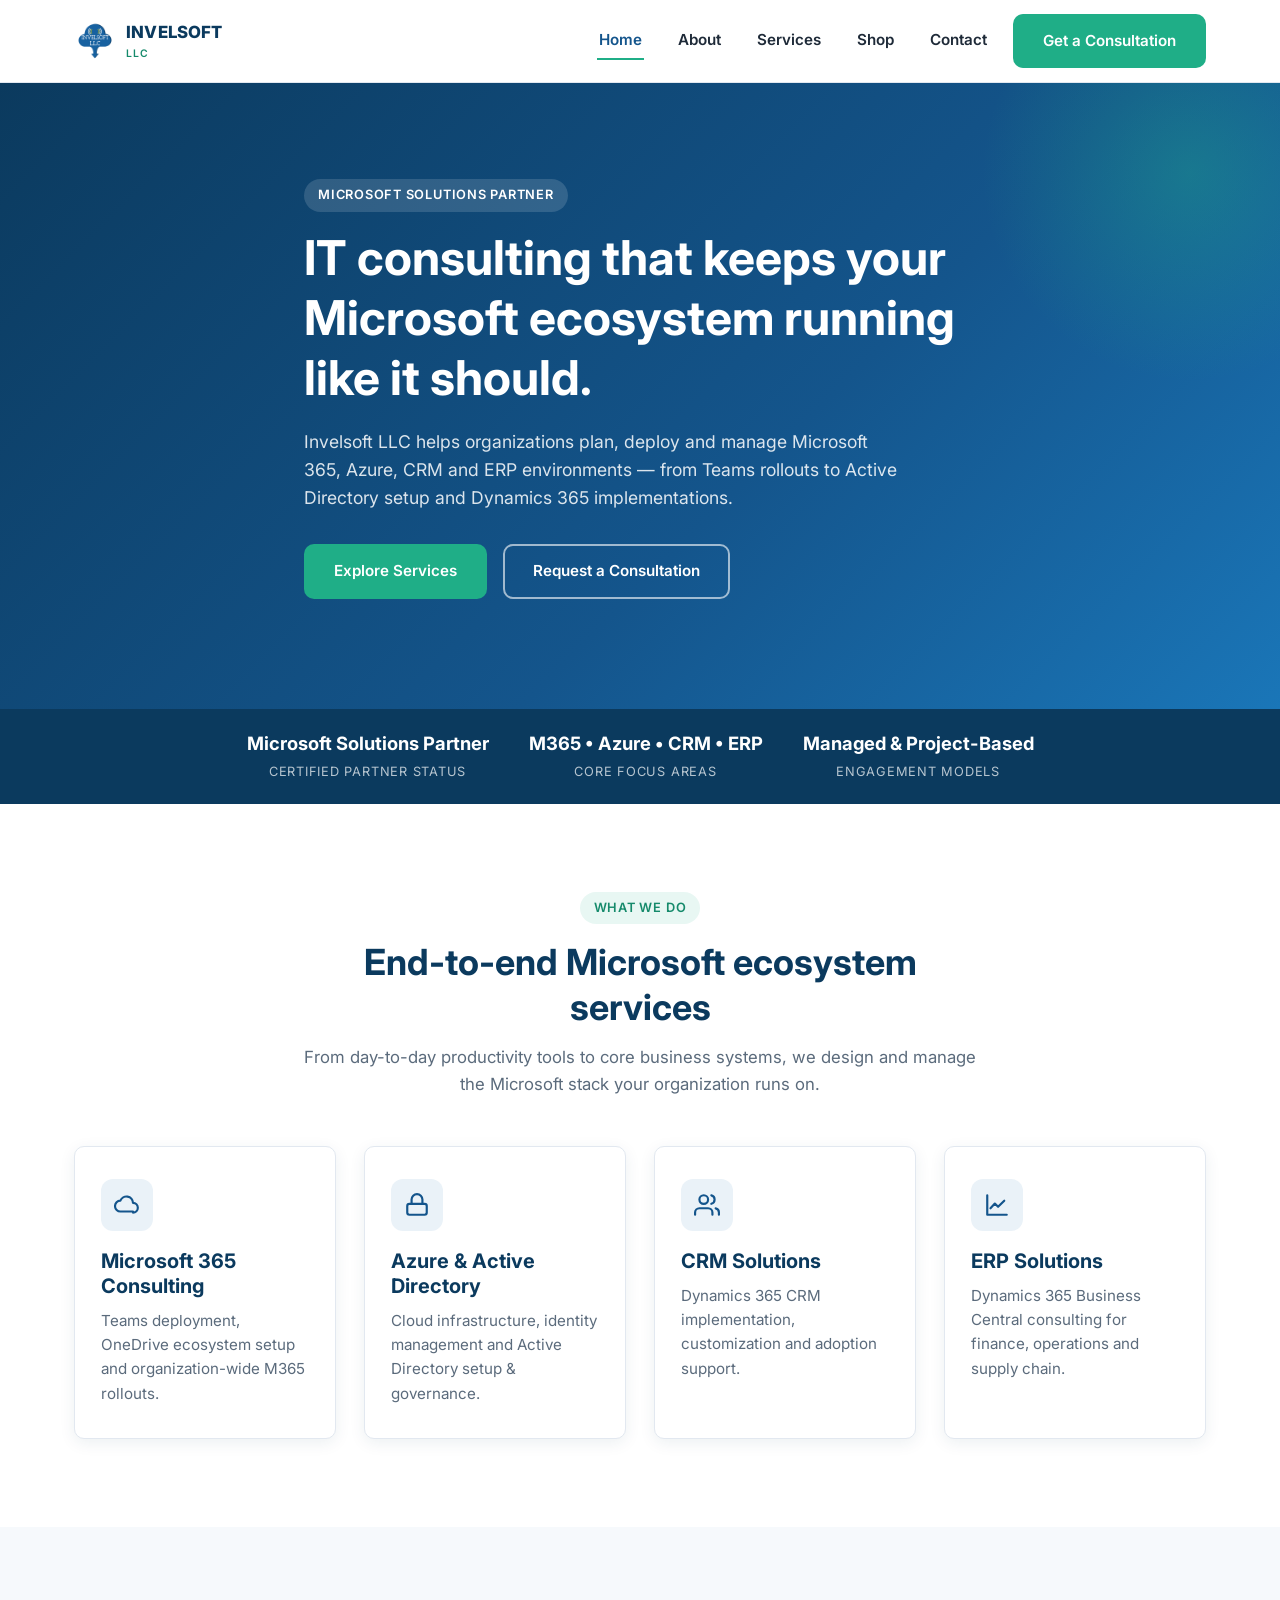
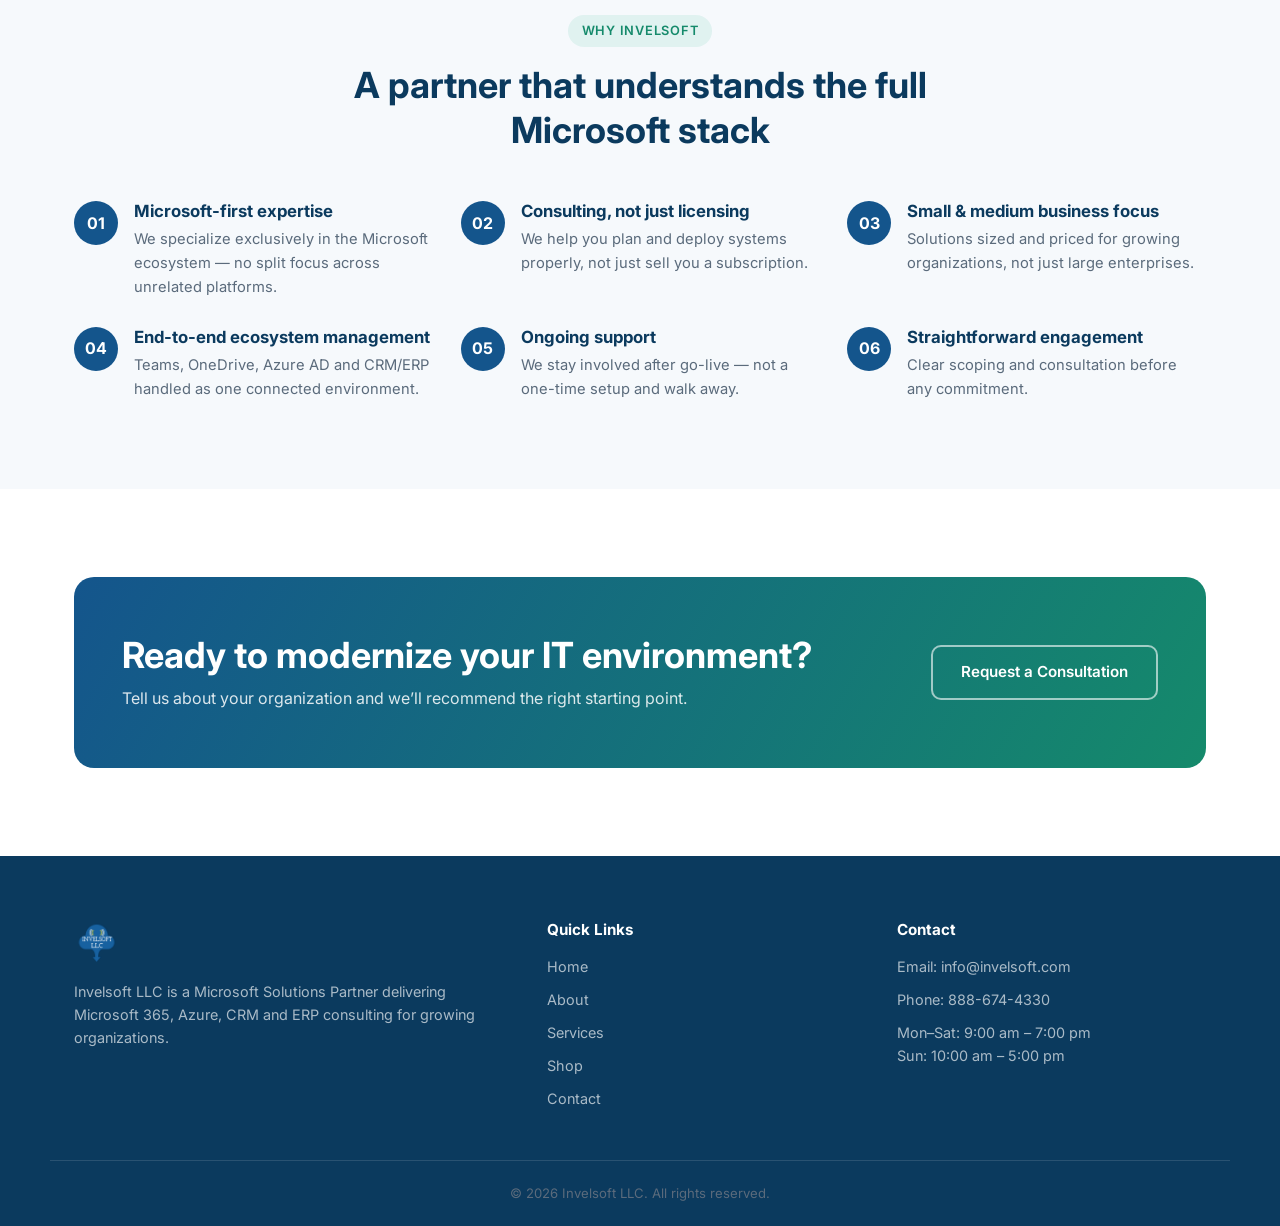
<file: index.html>
<!DOCTYPE html>
<html lang="en">
<head>
<meta charset="UTF-8">
<meta name="viewport" content="width=device-width, initial-scale=1.0">
<title>Invelsoft LLC | Microsoft Solutions Partner &mdash; M365, Azure, CRM &amp; ERP Consulting</title>
<meta name="description" content="Invelsoft LLC is a Microsoft Solutions Partner delivering Microsoft 365, Azure &amp; Active Directory, CRM and ERP consulting services for growing organizations.">
<link rel="icon" href="assets/images/logo.png" type="image/png">
<link rel="preconnect" href="https://fonts.googleapis.com">
<link href="https://fonts.googleapis.com/css2?family=Inter:wght@400;500;600;700;800&display=swap" rel="stylesheet">
<link rel="stylesheet" href="css/style.css">
</head>
<body>

<header class="site-header">
  <div class="container header-inner">
    <a href="index.html" class="logo">
      <img src="assets/images/logo.png" alt="Invelsoft LLC logo">
      <span class="logo-text">INVELSOFT<small>LLC</small></span>
    </a>
    <nav class="main-nav" id="mainNav">
      <a href="index.html">Home</a>
      <a href="about.html">About</a>
      <a href="services.html">Services</a>
      <a href="shop.html">Shop</a>
      <a href="contact.html">Contact</a>
    </nav>
    <a href="contact.html" class="btn btn-primary header-cta">Get a Consultation</a>
    <button class="nav-toggle" id="navToggle" aria-label="Toggle menu">&#9776;</button>
  </div>
</header>

<section class="hero">
  <div class="container hero-inner">
    <span class="eyebrow">Microsoft Solutions Partner</span>
    <h1>IT consulting that keeps your Microsoft ecosystem running like it should.</h1>
    <p>Invelsoft LLC helps organizations plan, deploy and manage Microsoft 365, Azure, CRM and ERP environments &mdash; from Teams rollouts to Active Directory setup and Dynamics 365 implementations.</p>
    <div class="hero-actions">
      <a href="services.html" class="btn btn-primary">Explore Services</a>
      <a href="contact.html" class="btn btn-outline">Request a Consultation</a>
    </div>
  </div>
</section>

<div class="trust-bar">
  <div class="container">
    <div>
      <strong>Microsoft Solutions Partner</strong>
      <span>Certified Partner Status</span>
    </div>
    <div>
      <strong>M365 &bull; Azure &bull; CRM &bull; ERP</strong>
      <span>Core Focus Areas</span>
    </div>
    <div>
      <strong>Managed &amp; Project-Based</strong>
      <span>Engagement Models</span>
    </div>
  </div>
</div>

<section class="section">
  <div class="container">
    <div class="section-header">
      <span class="eyebrow">What We Do</span>
      <h2>End-to-end Microsoft ecosystem services</h2>
      <p>From day-to-day productivity tools to core business systems, we design and manage the Microsoft stack your organization runs on.</p>
    </div>
    <div class="grid grid-4">
      <div class="card">
        <div class="card-icon">
          <svg viewBox="0 0 24 24" fill="none" stroke="currentColor" stroke-width="2" stroke-linecap="round" stroke-linejoin="round"><path d="M17.5 19a4.5 4.5 0 0 0 0-9 6 6 0 0 0-11.6-2A5 5 0 0 0 6 18h11.5Z"/></svg>
        </div>
        <h3>Microsoft 365 Consulting</h3>
        <p>Teams deployment, OneDrive ecosystem setup and organization-wide M365 rollouts.</p>
      </div>
      <div class="card">
        <div class="card-icon">
          <svg viewBox="0 0 24 24" fill="none" stroke="currentColor" stroke-width="2" stroke-linecap="round" stroke-linejoin="round"><rect x="3" y="11" width="18" height="10" rx="2"/><path d="M7 11V7a5 5 0 0 1 10 0v4"/></svg>
        </div>
        <h3>Azure &amp; Active Directory</h3>
        <p>Cloud infrastructure, identity management and Active Directory setup &amp; governance.</p>
      </div>
      <div class="card">
        <div class="card-icon">
          <svg viewBox="0 0 24 24" fill="none" stroke="currentColor" stroke-width="2" stroke-linecap="round" stroke-linejoin="round"><path d="M17 21v-2a4 4 0 0 0-4-4H5a4 4 0 0 0-4 4v2"/><circle cx="9" cy="7" r="4"/><path d="M23 21v-2a4 4 0 0 0-3-3.87"/><path d="M16 3.13a4 4 0 0 1 0 7.75"/></svg>
        </div>
        <h3>CRM Solutions</h3>
        <p>Dynamics 365 CRM implementation, customization and adoption support.</p>
      </div>
      <div class="card">
        <div class="card-icon">
          <svg viewBox="0 0 24 24" fill="none" stroke="currentColor" stroke-width="2" stroke-linecap="round" stroke-linejoin="round"><path d="M3 3v18h18"/><path d="M18.7 8 13 13.7l-3-3L6 15"/></svg>
        </div>
        <h3>ERP Solutions</h3>
        <p>Dynamics 365 Business Central consulting for finance, operations and supply chain.</p>
      </div>
    </div>
  </div>
</section>

<section class="section section-alt">
  <div class="container">
    <div class="section-header">
      <span class="eyebrow">Why Invelsoft</span>
      <h2>A partner that understands the full Microsoft stack</h2>
    </div>
    <div class="grid grid-3">
      <div class="benefit">
        <div class="benefit-num">01</div>
        <div>
          <h3>Microsoft-first expertise</h3>
          <p>We specialize exclusively in the Microsoft ecosystem &mdash; no split focus across unrelated platforms.</p>
        </div>
      </div>
      <div class="benefit">
        <div class="benefit-num">02</div>
        <div>
          <h3>Consulting, not just licensing</h3>
          <p>We help you plan and deploy systems properly, not just sell you a subscription.</p>
        </div>
      </div>
      <div class="benefit">
        <div class="benefit-num">03</div>
        <div>
          <h3>Small &amp; medium business focus</h3>
          <p>Solutions sized and priced for growing organizations, not just large enterprises.</p>
        </div>
      </div>
      <div class="benefit">
        <div class="benefit-num">04</div>
        <div>
          <h3>End-to-end ecosystem management</h3>
          <p>Teams, OneDrive, Azure AD and CRM/ERP handled as one connected environment.</p>
        </div>
      </div>
      <div class="benefit">
        <div class="benefit-num">05</div>
        <div>
          <h3>Ongoing support</h3>
          <p>We stay involved after go-live &mdash; not a one-time setup and walk away.</p>
        </div>
      </div>
      <div class="benefit">
        <div class="benefit-num">06</div>
        <div>
          <h3>Straightforward engagement</h3>
          <p>Clear scoping and consultation before any commitment.</p>
        </div>
      </div>
    </div>
  </div>
</section>

<section class="section">
  <div class="container">
    <div class="cta-banner">
      <div>
        <h2>Ready to modernize your IT environment?</h2>
        <p>Tell us about your organization and we&rsquo;ll recommend the right starting point.</p>
      </div>
      <a href="contact.html" class="btn btn-outline">Request a Consultation</a>
    </div>
  </div>
</section>

<footer class="site-footer">
  <div class="container footer-inner">
    <div class="footer-brand">
      <img src="assets/images/logo.png" alt="Invelsoft LLC logo">
      <p>Invelsoft LLC is a Microsoft Solutions Partner delivering Microsoft 365, Azure, CRM and ERP consulting for growing organizations.</p>
    </div>
    <div class="footer-links">
      <h4>Quick Links</h4>
      <a href="index.html">Home</a>
      <a href="about.html">About</a>
      <a href="services.html">Services</a>
      <a href="shop.html">Shop</a>
      <a href="contact.html">Contact</a>
    </div>
    <div class="footer-contact">
      <h4>Contact</h4>
      <p>Email: info@invelsoft.com</p>
      <p>Phone: 888-674-4330</p>
      <p>Mon&ndash;Sat: 9:00 am &ndash; 7:00 pm<br>Sun: 10:00 am &ndash; 5:00 pm</p>
    </div>
  </div>
  <div class="footer-bottom">
    <p>&copy; 2026 Invelsoft LLC. All rights reserved.</p>
  </div>
</footer>

<script src="js/script.js"></script>
</body>
</html>
</file>
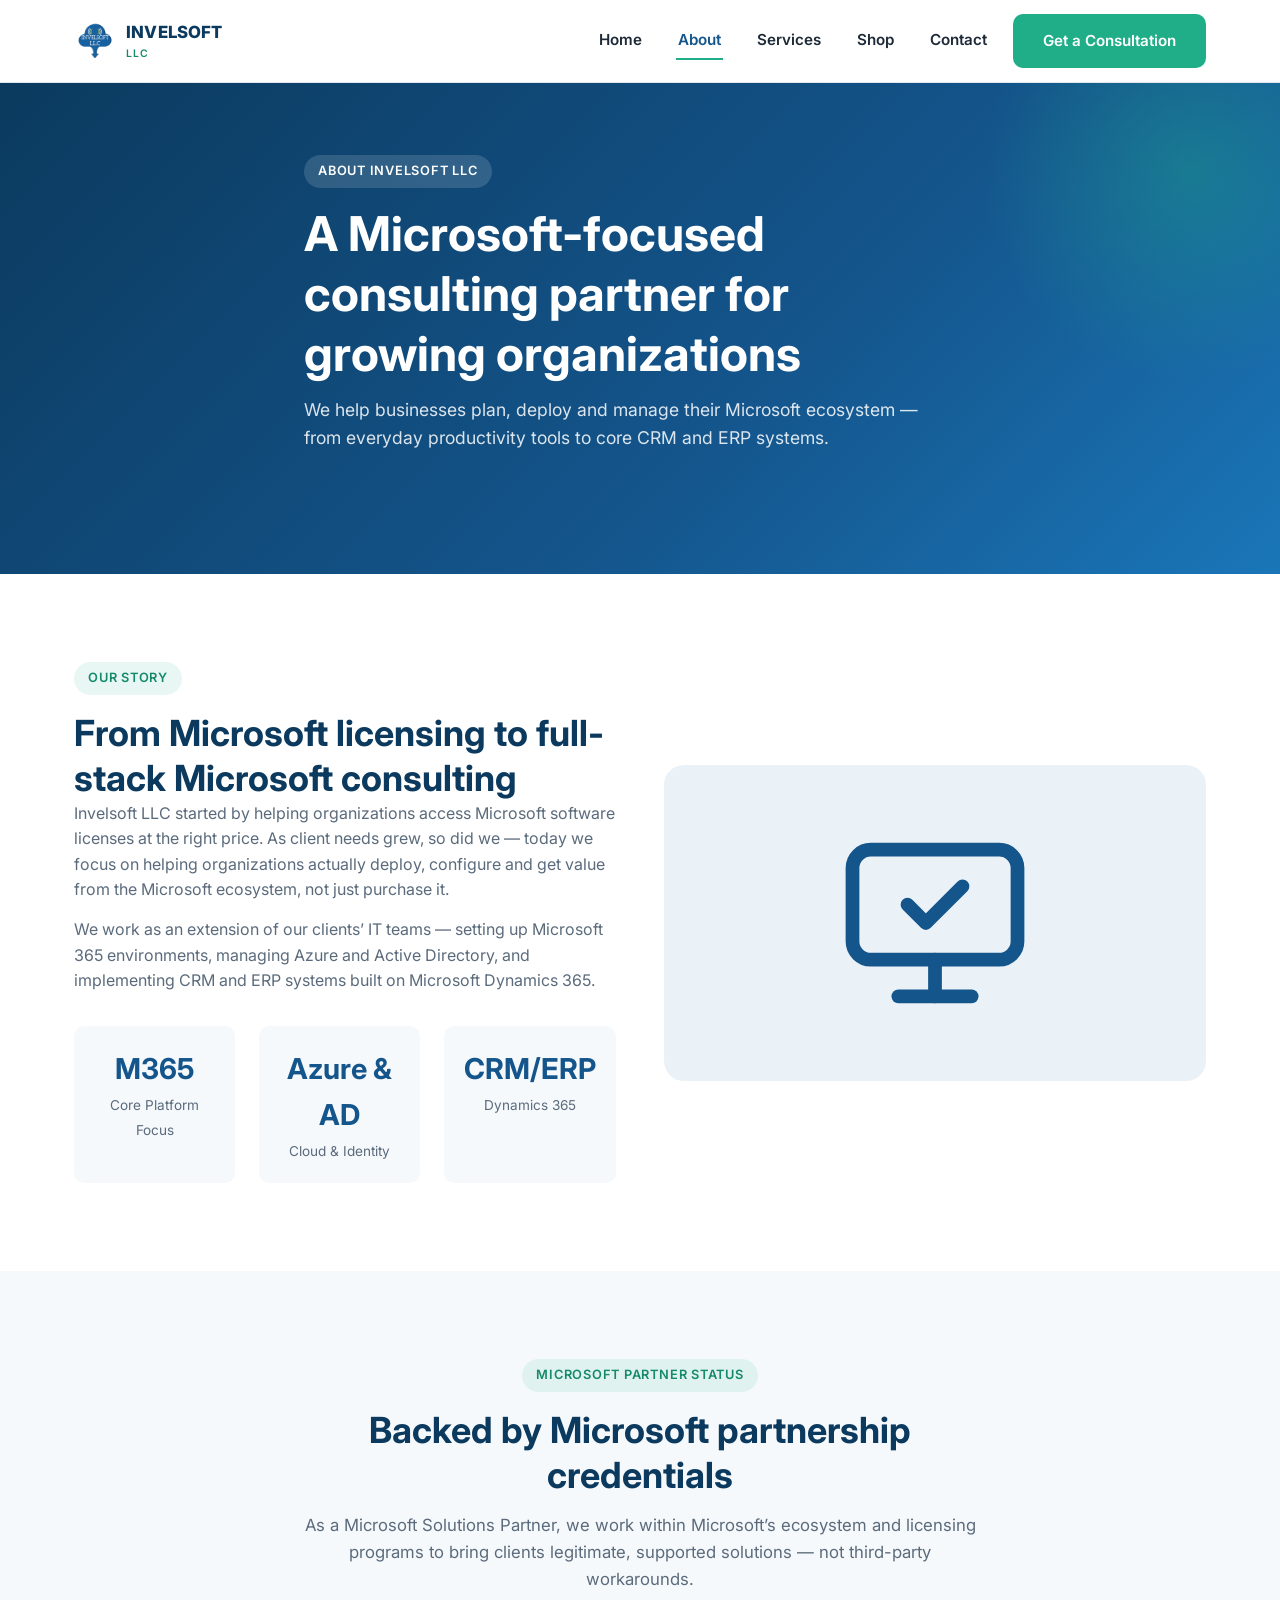
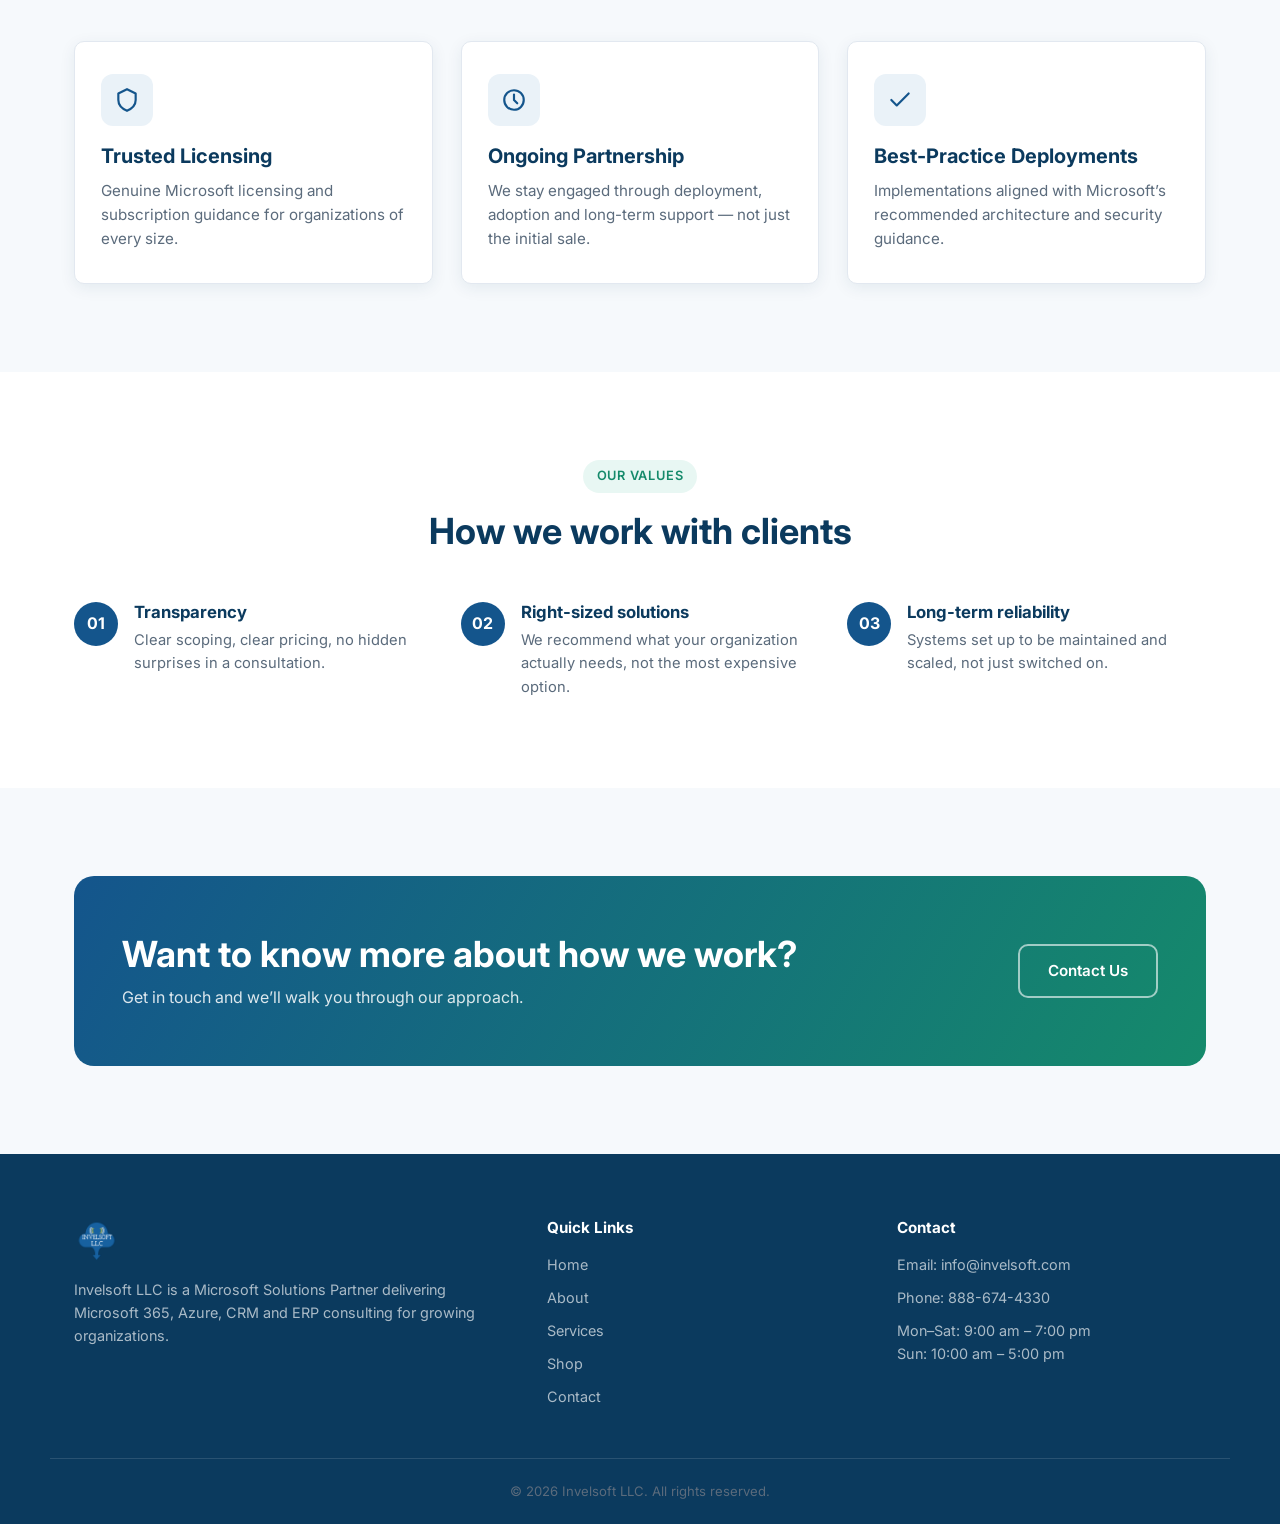
<file: about.html>
<!DOCTYPE html>
<html lang="en">
<head>
<meta charset="UTF-8">
<meta name="viewport" content="width=device-width, initial-scale=1.0">
<title>About Us | Invelsoft LLC &mdash; Microsoft Solutions Partner</title>
<meta name="description" content="Learn about Invelsoft LLC, a Microsoft Solutions Partner helping organizations modernize with Microsoft 365, Azure, CRM and ERP.">
<link rel="icon" href="assets/images/logo.png" type="image/png">
<link rel="preconnect" href="https://fonts.googleapis.com">
<link href="https://fonts.googleapis.com/css2?family=Inter:wght@400;500;600;700;800&display=swap" rel="stylesheet">
<link rel="stylesheet" href="css/style.css">
</head>
<body>

<header class="site-header">
  <div class="container header-inner">
    <a href="index.html" class="logo">
      <img src="assets/images/logo.png" alt="Invelsoft LLC logo">
      <span class="logo-text">INVELSOFT<small>LLC</small></span>
    </a>
    <nav class="main-nav" id="mainNav">
      <a href="index.html">Home</a>
      <a href="about.html">About</a>
      <a href="services.html">Services</a>
      <a href="shop.html">Shop</a>
      <a href="contact.html">Contact</a>
    </nav>
    <a href="contact.html" class="btn btn-primary header-cta">Get a Consultation</a>
    <button class="nav-toggle" id="navToggle" aria-label="Toggle menu">&#9776;</button>
  </div>
</header>

<section class="hero page-hero">
  <div class="container hero-inner">
    <span class="eyebrow">About Invelsoft LLC</span>
    <h1>A Microsoft-focused consulting partner for growing organizations</h1>
    <p>We help businesses plan, deploy and manage their Microsoft ecosystem &mdash; from everyday productivity tools to core CRM and ERP systems.</p>
  </div>
</section>

<section class="section">
  <div class="container">
    <div class="about-block">
      <div>
        <span class="eyebrow">Our Story</span>
        <h2>From Microsoft licensing to full-stack Microsoft consulting</h2>
        <p>Invelsoft LLC started by helping organizations access Microsoft software licenses at the right price. As client needs grew, so did we &mdash; today we focus on helping organizations actually deploy, configure and get value from the Microsoft ecosystem, not just purchase it.</p>
        <p style="margin-top:14px;">We work as an extension of our clients&rsquo; IT teams &mdash; setting up Microsoft 365 environments, managing Azure and Active Directory, and implementing CRM and ERP systems built on Microsoft Dynamics 365.</p>
        <div class="stat-row">
          <div class="stat">
            <strong>M365</strong>
            <span>Core Platform Focus</span>
          </div>
          <div class="stat">
            <strong>Azure &amp; AD</strong>
            <span>Cloud &amp; Identity</span>
          </div>
          <div class="stat">
            <strong>CRM/ERP</strong>
            <span>Dynamics 365</span>
          </div>
        </div>
      </div>
      <div class="service-visual">
        <svg viewBox="0 0 24 24" fill="none" stroke="currentColor" stroke-width="1.5" stroke-linecap="round" stroke-linejoin="round"><rect x="3" y="4" width="18" height="12" rx="2"/><path d="M8 20h8"/><path d="M12 16v4"/><path d="m9 10 2 2 4-4"/></svg>
      </div>
    </div>
  </div>
</section>

<section class="section section-alt">
  <div class="container">
    <div class="section-header">
      <span class="eyebrow">Microsoft Partner Status</span>
      <h2>Backed by Microsoft partnership credentials</h2>
      <p>As a Microsoft Solutions Partner, we work within Microsoft&rsquo;s ecosystem and licensing programs to bring clients legitimate, supported solutions &mdash; not third-party workarounds.</p>
    </div>
    <div class="grid grid-3">
      <div class="card">
        <div class="card-icon">
          <svg viewBox="0 0 24 24" fill="none" stroke="currentColor" stroke-width="2" stroke-linecap="round" stroke-linejoin="round"><path d="m12 2 8 4v6c0 5-3.5 8-8 10-4.5-2-8-5-8-10V6l8-4Z"/></svg>
        </div>
        <h3>Trusted Licensing</h3>
        <p>Genuine Microsoft licensing and subscription guidance for organizations of every size.</p>
      </div>
      <div class="card">
        <div class="card-icon">
          <svg viewBox="0 0 24 24" fill="none" stroke="currentColor" stroke-width="2" stroke-linecap="round" stroke-linejoin="round"><circle cx="12" cy="12" r="9"/><path d="M12 7v5l3 3"/></svg>
        </div>
        <h3>Ongoing Partnership</h3>
        <p>We stay engaged through deployment, adoption and long-term support &mdash; not just the initial sale.</p>
      </div>
      <div class="card">
        <div class="card-icon">
          <svg viewBox="0 0 24 24" fill="none" stroke="currentColor" stroke-width="2" stroke-linecap="round" stroke-linejoin="round"><path d="M20 6 9 17l-5-5"/></svg>
        </div>
        <h3>Best-Practice Deployments</h3>
        <p>Implementations aligned with Microsoft&rsquo;s recommended architecture and security guidance.</p>
      </div>
    </div>
  </div>
</section>

<section class="section">
  <div class="container">
    <div class="section-header">
      <span class="eyebrow">Our Values</span>
      <h2>How we work with clients</h2>
    </div>
    <div class="grid grid-3">
      <div class="benefit">
        <div class="benefit-num">01</div>
        <div>
          <h3>Transparency</h3>
          <p>Clear scoping, clear pricing, no hidden surprises in a consultation.</p>
        </div>
      </div>
      <div class="benefit">
        <div class="benefit-num">02</div>
        <div>
          <h3>Right-sized solutions</h3>
          <p>We recommend what your organization actually needs, not the most expensive option.</p>
        </div>
      </div>
      <div class="benefit">
        <div class="benefit-num">03</div>
        <div>
          <h3>Long-term reliability</h3>
          <p>Systems set up to be maintained and scaled, not just switched on.</p>
        </div>
      </div>
    </div>
  </div>
</section>

<section class="section section-alt">
  <div class="container">
    <div class="cta-banner">
      <div>
        <h2>Want to know more about how we work?</h2>
        <p>Get in touch and we&rsquo;ll walk you through our approach.</p>
      </div>
      <a href="contact.html" class="btn btn-outline">Contact Us</a>
    </div>
  </div>
</section>

<footer class="site-footer">
  <div class="container footer-inner">
    <div class="footer-brand">
      <img src="assets/images/logo.png" alt="Invelsoft LLC logo">
      <p>Invelsoft LLC is a Microsoft Solutions Partner delivering Microsoft 365, Azure, CRM and ERP consulting for growing organizations.</p>
    </div>
    <div class="footer-links">
      <h4>Quick Links</h4>
      <a href="index.html">Home</a>
      <a href="about.html">About</a>
      <a href="services.html">Services</a>
      <a href="shop.html">Shop</a>
      <a href="contact.html">Contact</a>
    </div>
    <div class="footer-contact">
      <h4>Contact</h4>
      <p>Email: info@invelsoft.com</p>
      <p>Phone: 888-674-4330</p>
      <p>Mon&ndash;Sat: 9:00 am &ndash; 7:00 pm<br>Sun: 10:00 am &ndash; 5:00 pm</p>
    </div>
  </div>
  <div class="footer-bottom">
    <p>&copy; 2026 Invelsoft LLC. All rights reserved.</p>
  </div>
</footer>

<script src="js/script.js"></script>
</body>
</html>
</file>
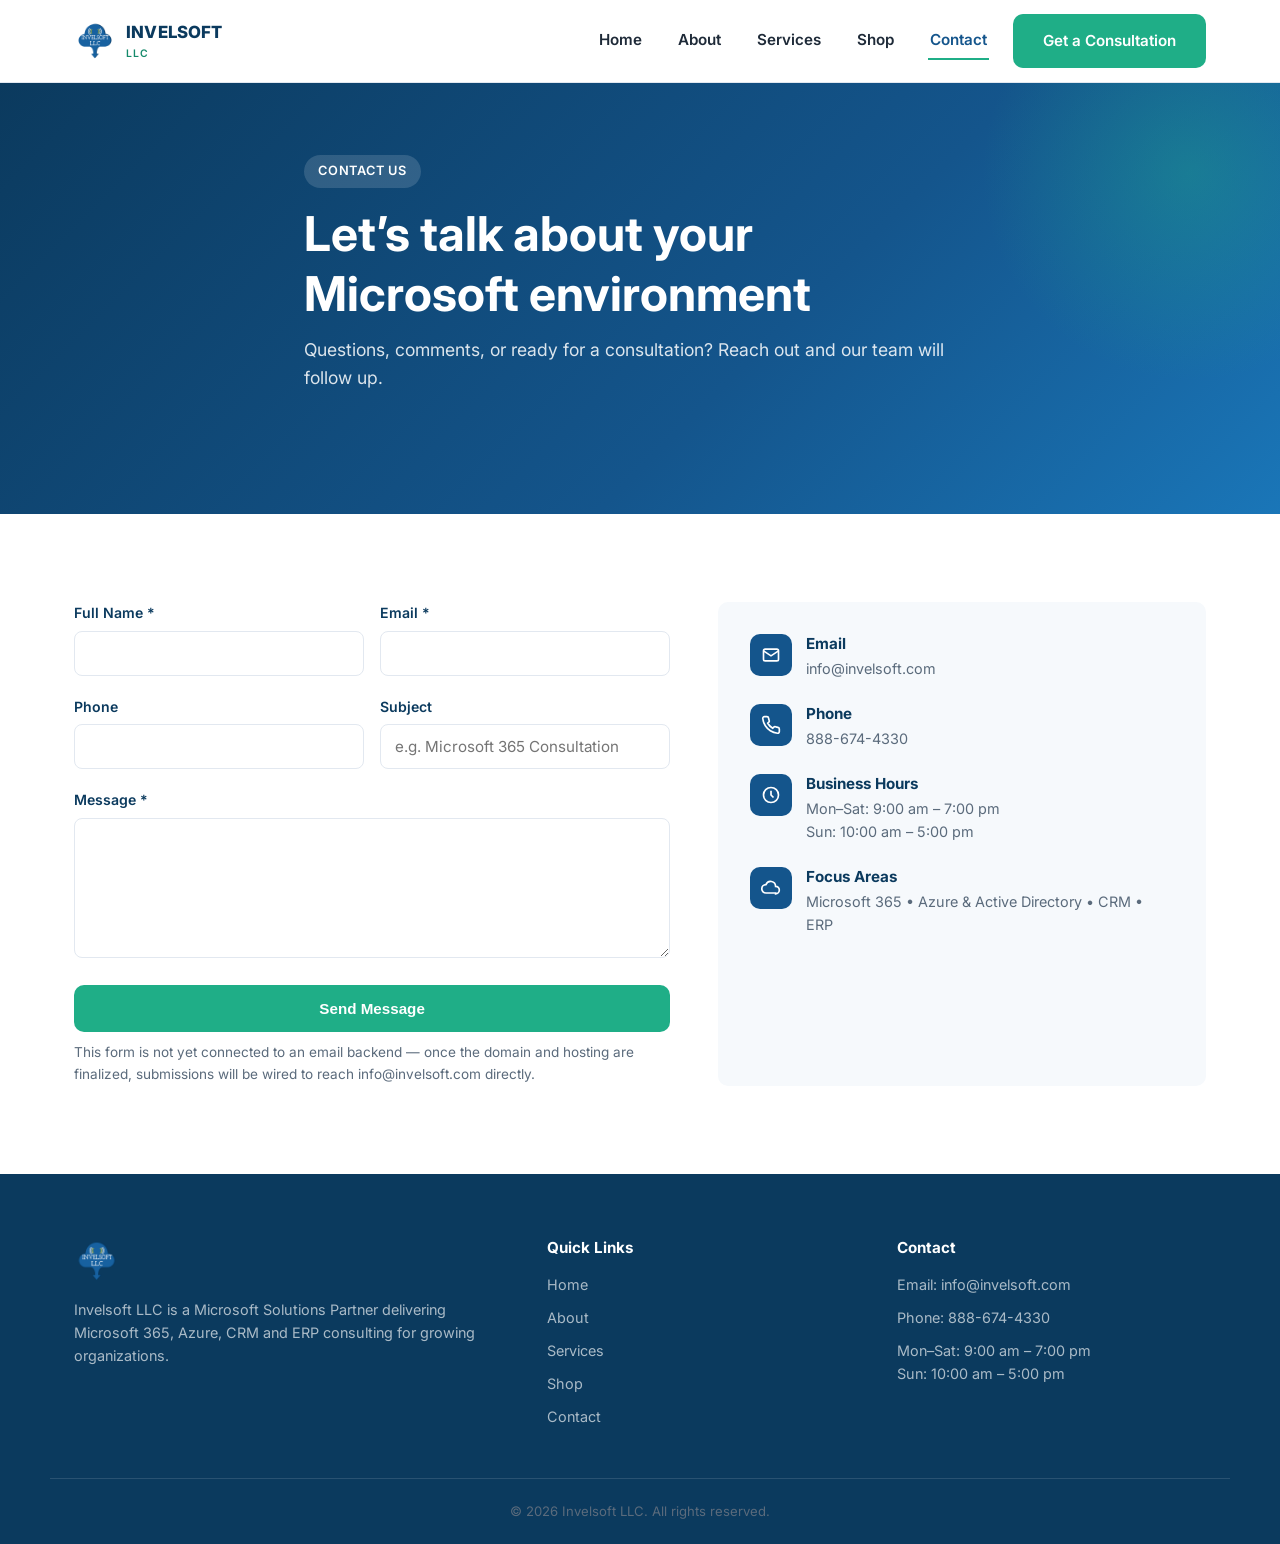
<file: contact.html>
<!DOCTYPE html>
<html lang="en">
<head>
<meta charset="UTF-8">
<meta name="viewport" content="width=device-width, initial-scale=1.0">
<title>Contact Us | Invelsoft LLC</title>
<meta name="description" content="Get in touch with Invelsoft LLC for a Microsoft 365, Azure, CRM or ERP consultation, or to request a quote on Microsoft licensing.">
<link rel="icon" href="assets/images/logo.png" type="image/png">
<link rel="preconnect" href="https://fonts.googleapis.com">
<link href="https://fonts.googleapis.com/css2?family=Inter:wght@400;500;600;700;800&display=swap" rel="stylesheet">
<link rel="stylesheet" href="css/style.css">
</head>
<body>

<header class="site-header">
  <div class="container header-inner">
    <a href="index.html" class="logo">
      <img src="assets/images/logo.png" alt="Invelsoft LLC logo">
      <span class="logo-text">INVELSOFT<small>LLC</small></span>
    </a>
    <nav class="main-nav" id="mainNav">
      <a href="index.html">Home</a>
      <a href="about.html">About</a>
      <a href="services.html">Services</a>
      <a href="shop.html">Shop</a>
      <a href="contact.html">Contact</a>
    </nav>
    <a href="contact.html" class="btn btn-primary header-cta">Get a Consultation</a>
    <button class="nav-toggle" id="navToggle" aria-label="Toggle menu">&#9776;</button>
  </div>
</header>

<section class="hero page-hero">
  <div class="container hero-inner">
    <span class="eyebrow">Contact Us</span>
    <h1>Let&rsquo;s talk about your Microsoft environment</h1>
    <p>Questions, comments, or ready for a consultation? Reach out and our team will follow up.</p>
  </div>
</section>

<section class="section">
  <div class="container">
    <div class="contact-grid">

      <div>
        <div class="form-success" id="formSuccess">Thanks &mdash; your message has been received. We&rsquo;ll get back to you shortly.</div>
        <form id="contactForm">
          <div class="form-row">
            <div class="form-group">
              <label for="name">Full Name *</label>
              <input type="text" id="name" name="name" required>
            </div>
            <div class="form-group">
              <label for="email">Email *</label>
              <input type="email" id="email" name="email" required>
            </div>
          </div>
          <div class="form-row">
            <div class="form-group">
              <label for="phone">Phone</label>
              <input type="tel" id="phone" name="phone">
            </div>
            <div class="form-group">
              <label for="subject">Subject</label>
              <input type="text" id="subject" name="subject" placeholder="e.g. Microsoft 365 Consultation">
            </div>
          </div>
          <div class="form-group">
            <label for="message">Message *</label>
            <textarea id="message" name="message" rows="6" required></textarea>
          </div>
          <button type="submit" class="btn btn-primary btn-block">Send Message</button>
          <p class="form-note">This form is not yet connected to an email backend &mdash; once the domain and hosting are finalized, submissions will be wired to reach info@invelsoft.com directly.</p>
        </form>
      </div>

      <div class="contact-info-card">
        <div class="contact-info-item">
          <div class="icon"><svg viewBox="0 0 24 24" fill="none" stroke="currentColor" stroke-width="2"><path d="M4 4h16v16H4z" opacity="0"/><path d="m3 7 9 6 9-6"/><rect x="3" y="5" width="18" height="14" rx="2"/></svg></div>
          <div>
            <h4>Email</h4>
            <p>info@invelsoft.com</p>
          </div>
        </div>
        <div class="contact-info-item">
          <div class="icon"><svg viewBox="0 0 24 24" fill="none" stroke="currentColor" stroke-width="2"><path d="M22 16.92v3a2 2 0 0 1-2.18 2 19.79 19.79 0 0 1-8.63-3.07 19.5 19.5 0 0 1-6-6 19.79 19.79 0 0 1-3.07-8.67A2 2 0 0 1 4.11 2h3a2 2 0 0 1 2 1.72c.127.96.361 1.903.7 2.81a2 2 0 0 1-.45 2.11L8.09 9.91a16 16 0 0 0 6 6l1.27-1.27a2 2 0 0 1 2.11-.45c.907.339 1.85.573 2.81.7A2 2 0 0 1 22 16.92Z"/></svg></div>
          <div>
            <h4>Phone</h4>
            <p>888-674-4330</p>
          </div>
        </div>
        <div class="contact-info-item">
          <div class="icon"><svg viewBox="0 0 24 24" fill="none" stroke="currentColor" stroke-width="2"><circle cx="12" cy="12" r="9"/><path d="M12 7v5l3 3"/></svg></div>
          <div>
            <h4>Business Hours</h4>
            <p>Mon&ndash;Sat: 9:00 am &ndash; 7:00 pm<br>Sun: 10:00 am &ndash; 5:00 pm</p>
          </div>
        </div>
        <div class="contact-info-item">
          <div class="icon"><svg viewBox="0 0 24 24" fill="none" stroke="currentColor" stroke-width="2"><path d="M17.5 19a4.5 4.5 0 0 0 0-9 6 6 0 0 0-11.6-2A5 5 0 0 0 6 18h11.5Z"/></svg></div>
          <div>
            <h4>Focus Areas</h4>
            <p>Microsoft 365 &bull; Azure &amp; Active Directory &bull; CRM &bull; ERP</p>
          </div>
        </div>
      </div>

    </div>
  </div>
</section>

<footer class="site-footer">
  <div class="container footer-inner">
    <div class="footer-brand">
      <img src="assets/images/logo.png" alt="Invelsoft LLC logo">
      <p>Invelsoft LLC is a Microsoft Solutions Partner delivering Microsoft 365, Azure, CRM and ERP consulting for growing organizations.</p>
    </div>
    <div class="footer-links">
      <h4>Quick Links</h4>
      <a href="index.html">Home</a>
      <a href="about.html">About</a>
      <a href="services.html">Services</a>
      <a href="shop.html">Shop</a>
      <a href="contact.html">Contact</a>
    </div>
    <div class="footer-contact">
      <h4>Contact</h4>
      <p>Email: info@invelsoft.com</p>
      <p>Phone: 888-674-4330</p>
      <p>Mon&ndash;Sat: 9:00 am &ndash; 7:00 pm<br>Sun: 10:00 am &ndash; 5:00 pm</p>
    </div>
  </div>
  <div class="footer-bottom">
    <p>&copy; 2026 Invelsoft LLC. All rights reserved.</p>
  </div>
</footer>

<script src="js/script.js"></script>
</body>
</html>
</file>
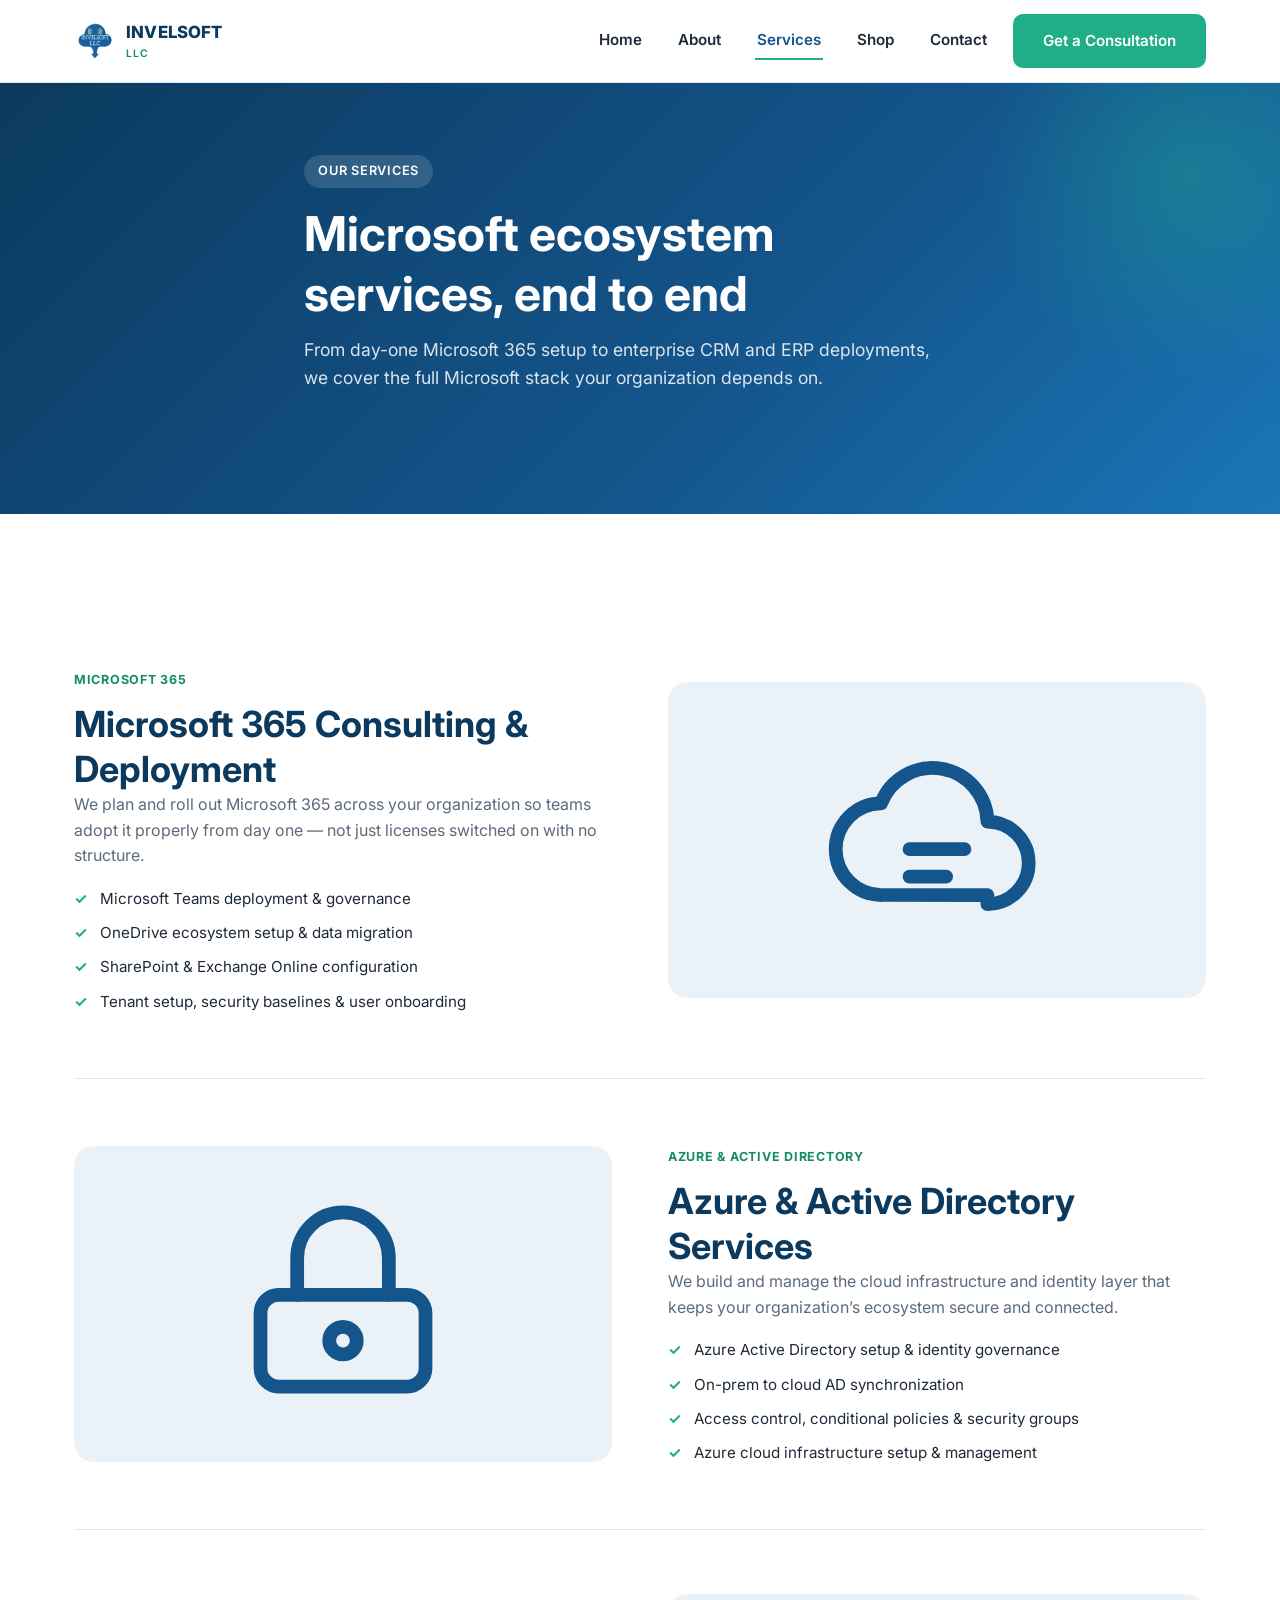
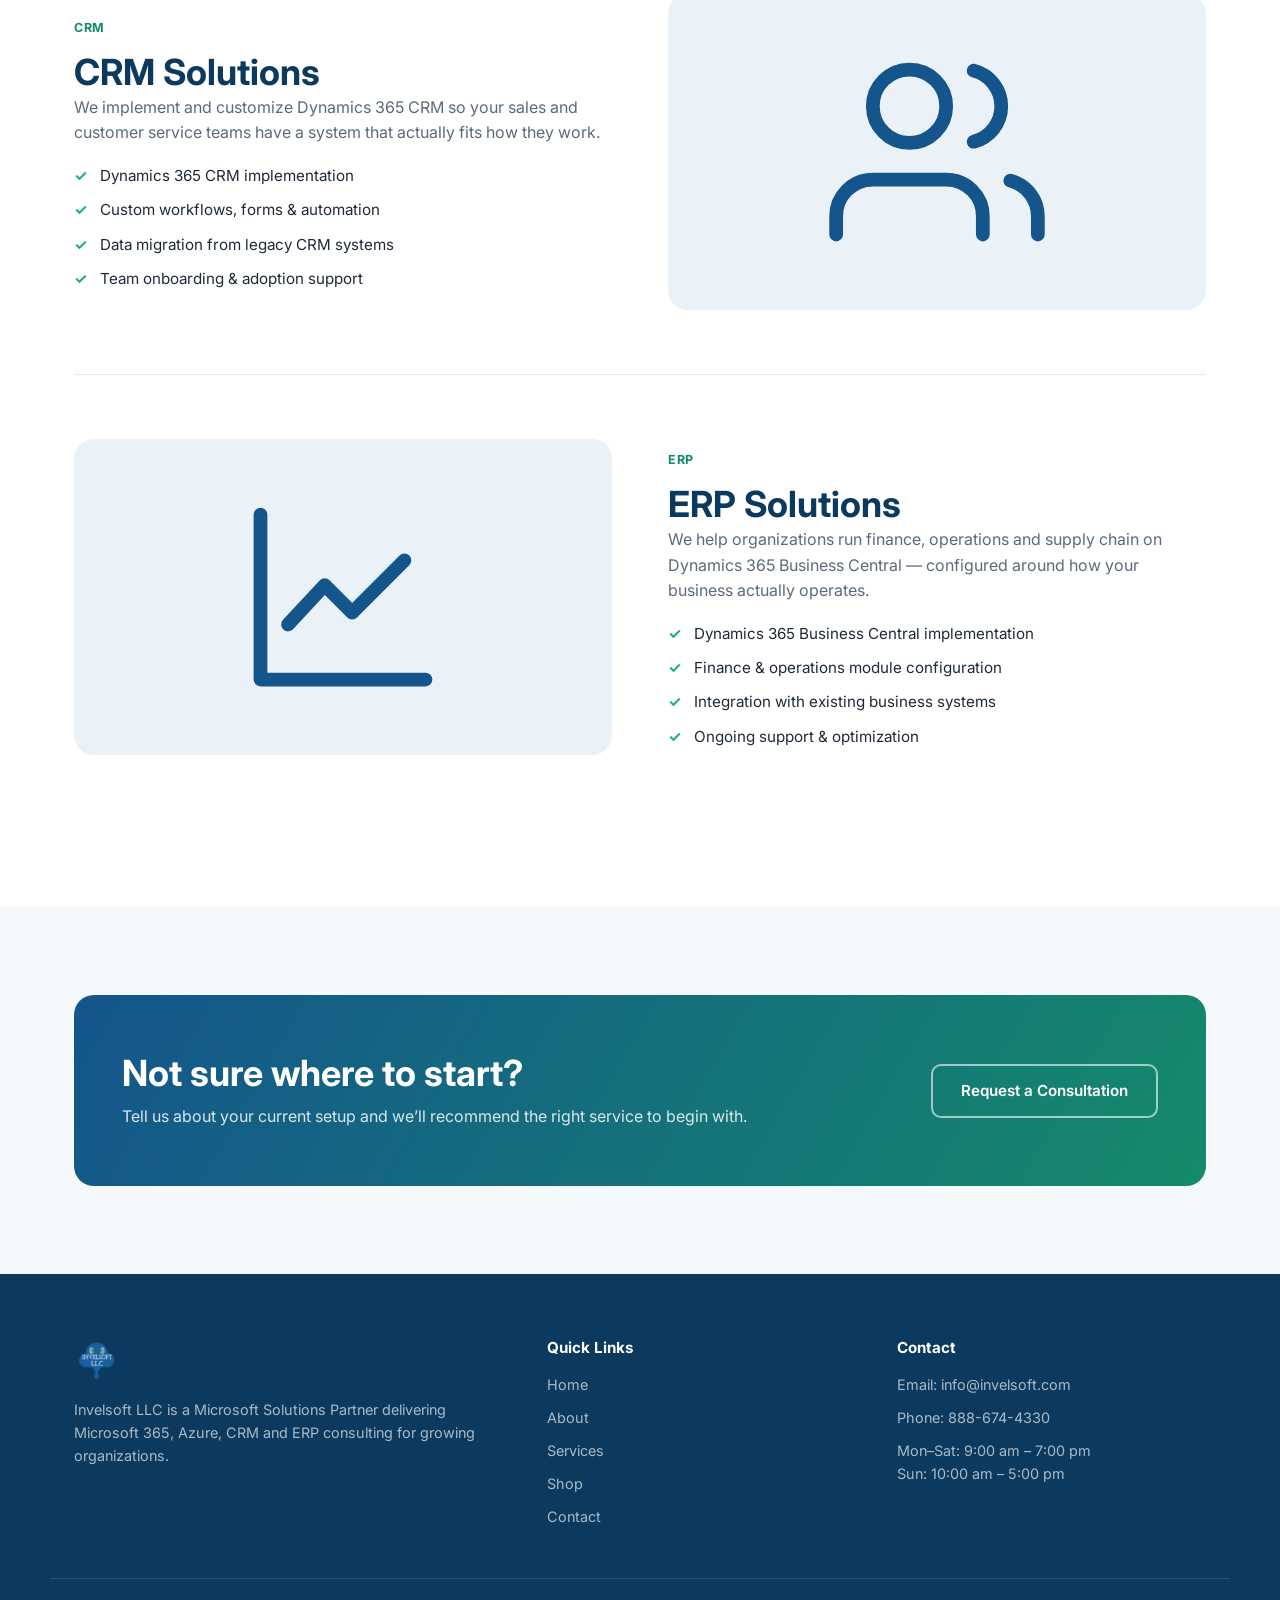
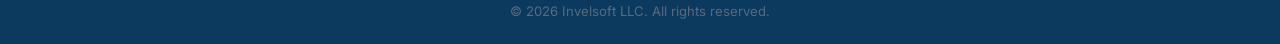
<file: services.html>
<!DOCTYPE html>
<html lang="en">
<head>
<meta charset="UTF-8">
<meta name="viewport" content="width=device-width, initial-scale=1.0">
<title>Services | Invelsoft LLC &mdash; M365, Azure, CRM &amp; ERP Consulting</title>
<meta name="description" content="Microsoft 365 consulting, Azure &amp; Active Directory services, CRM and ERP implementation from Invelsoft LLC, a Microsoft Solutions Partner.">
<link rel="icon" href="assets/images/logo.png" type="image/png">
<link rel="preconnect" href="https://fonts.googleapis.com">
<link href="https://fonts.googleapis.com/css2?family=Inter:wght@400;500;600;700;800&display=swap" rel="stylesheet">
<link rel="stylesheet" href="css/style.css">
</head>
<body>

<header class="site-header">
  <div class="container header-inner">
    <a href="index.html" class="logo">
      <img src="assets/images/logo.png" alt="Invelsoft LLC logo">
      <span class="logo-text">INVELSOFT<small>LLC</small></span>
    </a>
    <nav class="main-nav" id="mainNav">
      <a href="index.html">Home</a>
      <a href="about.html">About</a>
      <a href="services.html">Services</a>
      <a href="shop.html">Shop</a>
      <a href="contact.html">Contact</a>
    </nav>
    <a href="contact.html" class="btn btn-primary header-cta">Get a Consultation</a>
    <button class="nav-toggle" id="navToggle" aria-label="Toggle menu">&#9776;</button>
  </div>
</header>

<section class="hero page-hero">
  <div class="container hero-inner">
    <span class="eyebrow">Our Services</span>
    <h1>Microsoft ecosystem services, end to end</h1>
    <p>From day-one Microsoft 365 setup to enterprise CRM and ERP deployments, we cover the full Microsoft stack your organization depends on.</p>
  </div>
</section>

<section class="section">
  <div class="container">

    <div class="service-section">
      <div class="service-content">
        <span class="service-tag">Microsoft 365</span>
        <h2>Microsoft 365 Consulting &amp; Deployment</h2>
        <p>We plan and roll out Microsoft 365 across your organization so teams adopt it properly from day one &mdash; not just licenses switched on with no structure.</p>
        <ul>
          <li>Microsoft Teams deployment &amp; governance</li>
          <li>OneDrive ecosystem setup &amp; data migration</li>
          <li>SharePoint &amp; Exchange Online configuration</li>
          <li>Tenant setup, security baselines &amp; user onboarding</li>
        </ul>
      </div>
      <div class="service-visual">
        <svg viewBox="0 0 24 24" fill="none" stroke="currentColor" stroke-width="1.5" stroke-linecap="round" stroke-linejoin="round"><path d="M17.5 19a4.5 4.5 0 0 0 0-9 6 6 0 0 0-11.6-2A5 5 0 0 0 6 18h11.5Z"/><path d="M9 13h6M9 16h4"/></svg>
      </div>
    </div>

    <div class="service-section reverse">
      <div class="service-content">
        <span class="service-tag">Azure &amp; Active Directory</span>
        <h2>Azure &amp; Active Directory Services</h2>
        <p>We build and manage the cloud infrastructure and identity layer that keeps your organization&rsquo;s ecosystem secure and connected.</p>
        <ul>
          <li>Azure Active Directory setup &amp; identity governance</li>
          <li>On-prem to cloud AD synchronization</li>
          <li>Access control, conditional policies &amp; security groups</li>
          <li>Azure cloud infrastructure setup &amp; management</li>
        </ul>
      </div>
      <div class="service-visual">
        <svg viewBox="0 0 24 24" fill="none" stroke="currentColor" stroke-width="1.5" stroke-linecap="round" stroke-linejoin="round"><rect x="3" y="11" width="18" height="10" rx="2"/><path d="M7 11V7a5 5 0 0 1 10 0v4"/><circle cx="12" cy="16" r="1.5"/></svg>
      </div>
    </div>

    <div class="service-section">
      <div class="service-content">
        <span class="service-tag">CRM</span>
        <h2>CRM Solutions</h2>
        <p>We implement and customize Dynamics 365 CRM so your sales and customer service teams have a system that actually fits how they work.</p>
        <ul>
          <li>Dynamics 365 CRM implementation</li>
          <li>Custom workflows, forms &amp; automation</li>
          <li>Data migration from legacy CRM systems</li>
          <li>Team onboarding &amp; adoption support</li>
        </ul>
      </div>
      <div class="service-visual">
        <svg viewBox="0 0 24 24" fill="none" stroke="currentColor" stroke-width="1.5" stroke-linecap="round" stroke-linejoin="round"><path d="M17 21v-2a4 4 0 0 0-4-4H5a4 4 0 0 0-4 4v2"/><circle cx="9" cy="7" r="4"/><path d="M23 21v-2a4 4 0 0 0-3-3.87"/><path d="M16 3.13a4 4 0 0 1 0 7.75"/></svg>
      </div>
    </div>

    <div class="service-section reverse">
      <div class="service-content">
        <span class="service-tag">ERP</span>
        <h2>ERP Solutions</h2>
        <p>We help organizations run finance, operations and supply chain on Dynamics 365 Business Central &mdash; configured around how your business actually operates.</p>
        <ul>
          <li>Dynamics 365 Business Central implementation</li>
          <li>Finance &amp; operations module configuration</li>
          <li>Integration with existing business systems</li>
          <li>Ongoing support &amp; optimization</li>
        </ul>
      </div>
      <div class="service-visual">
        <svg viewBox="0 0 24 24" fill="none" stroke="currentColor" stroke-width="1.5" stroke-linecap="round" stroke-linejoin="round"><path d="M3 3v18h18"/><path d="M18.7 8 13 13.7l-3-3L6 15"/></svg>
      </div>
    </div>

  </div>
</section>

<section class="section section-alt">
  <div class="container">
    <div class="cta-banner">
      <div>
        <h2>Not sure where to start?</h2>
        <p>Tell us about your current setup and we&rsquo;ll recommend the right service to begin with.</p>
      </div>
      <a href="contact.html" class="btn btn-outline">Request a Consultation</a>
    </div>
  </div>
</section>

<footer class="site-footer">
  <div class="container footer-inner">
    <div class="footer-brand">
      <img src="assets/images/logo.png" alt="Invelsoft LLC logo">
      <p>Invelsoft LLC is a Microsoft Solutions Partner delivering Microsoft 365, Azure, CRM and ERP consulting for growing organizations.</p>
    </div>
    <div class="footer-links">
      <h4>Quick Links</h4>
      <a href="index.html">Home</a>
      <a href="about.html">About</a>
      <a href="services.html">Services</a>
      <a href="shop.html">Shop</a>
      <a href="contact.html">Contact</a>
    </div>
    <div class="footer-contact">
      <h4>Contact</h4>
      <p>Email: info@invelsoft.com</p>
      <p>Phone: 888-674-4330</p>
      <p>Mon&ndash;Sat: 9:00 am &ndash; 7:00 pm<br>Sun: 10:00 am &ndash; 5:00 pm</p>
    </div>
  </div>
  <div class="footer-bottom">
    <p>&copy; 2026 Invelsoft LLC. All rights reserved.</p>
  </div>
</footer>

<script src="js/script.js"></script>
</body>
</html>
</file>
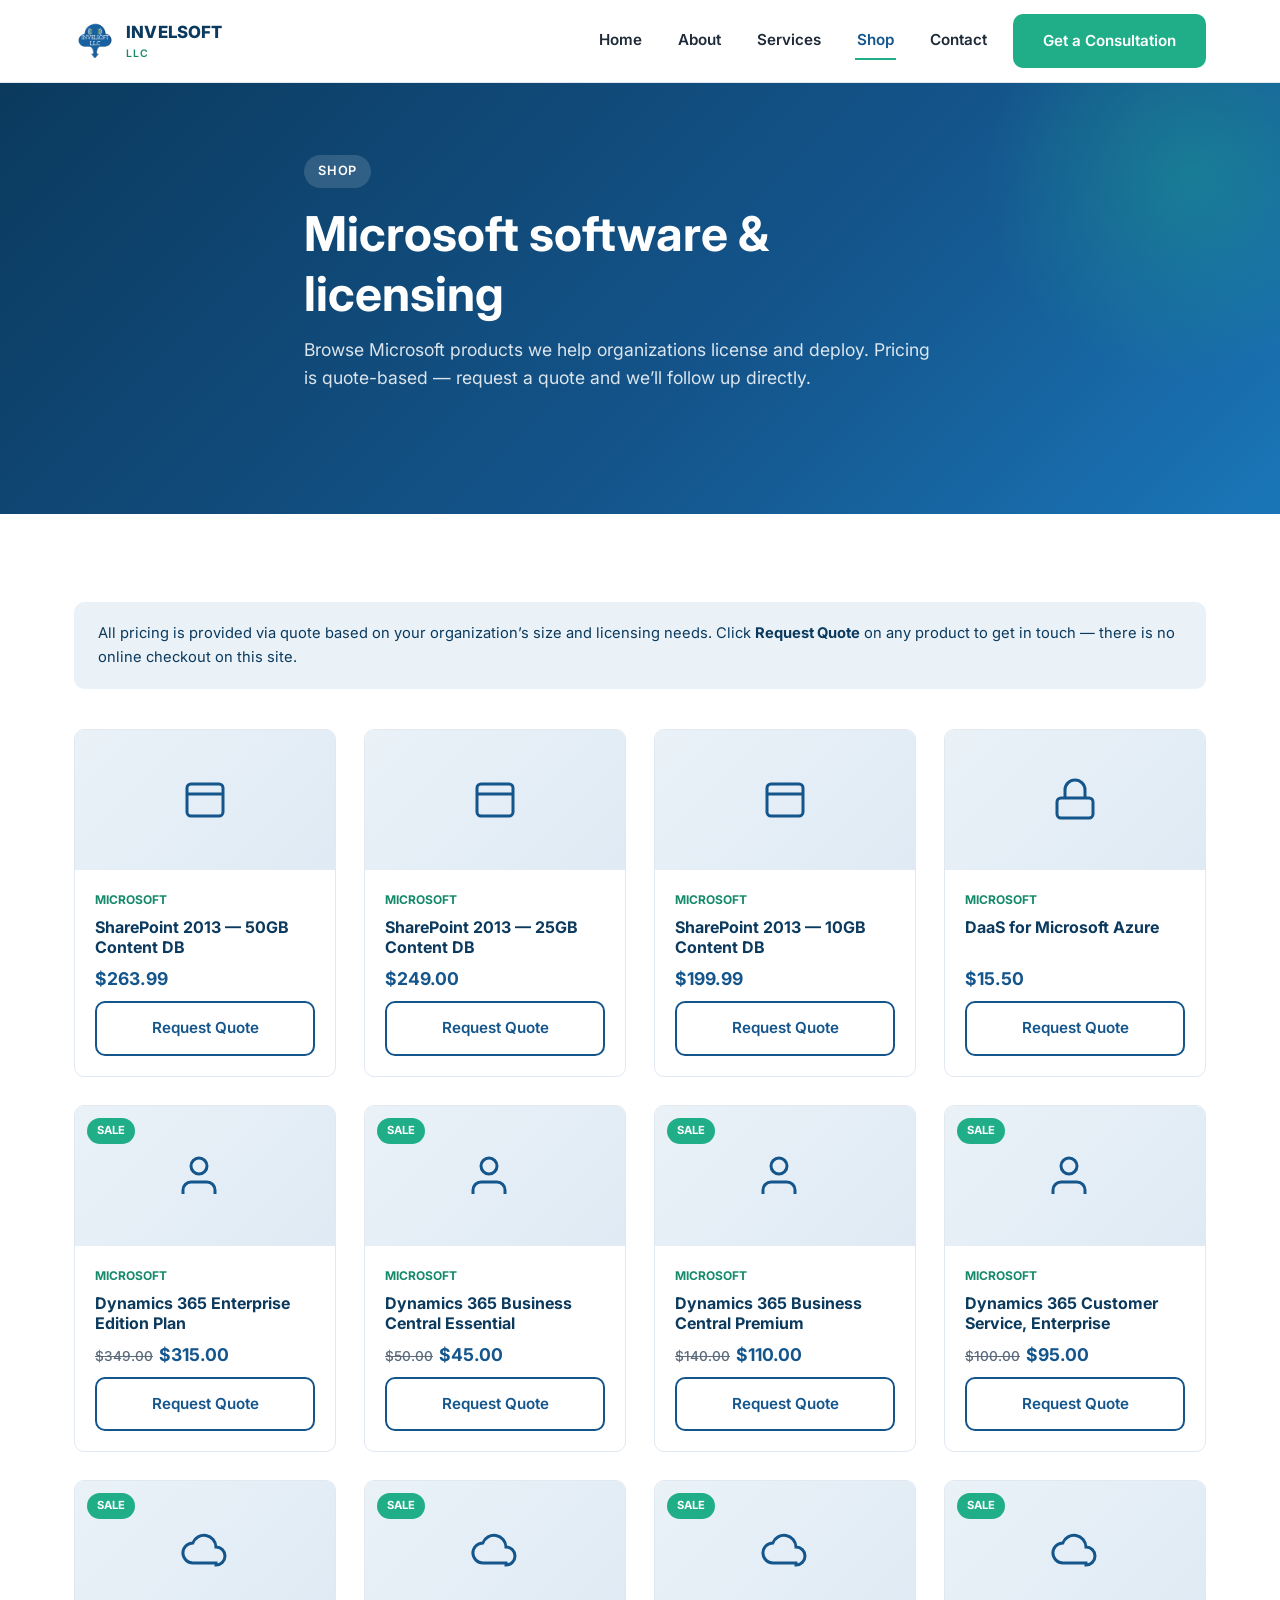
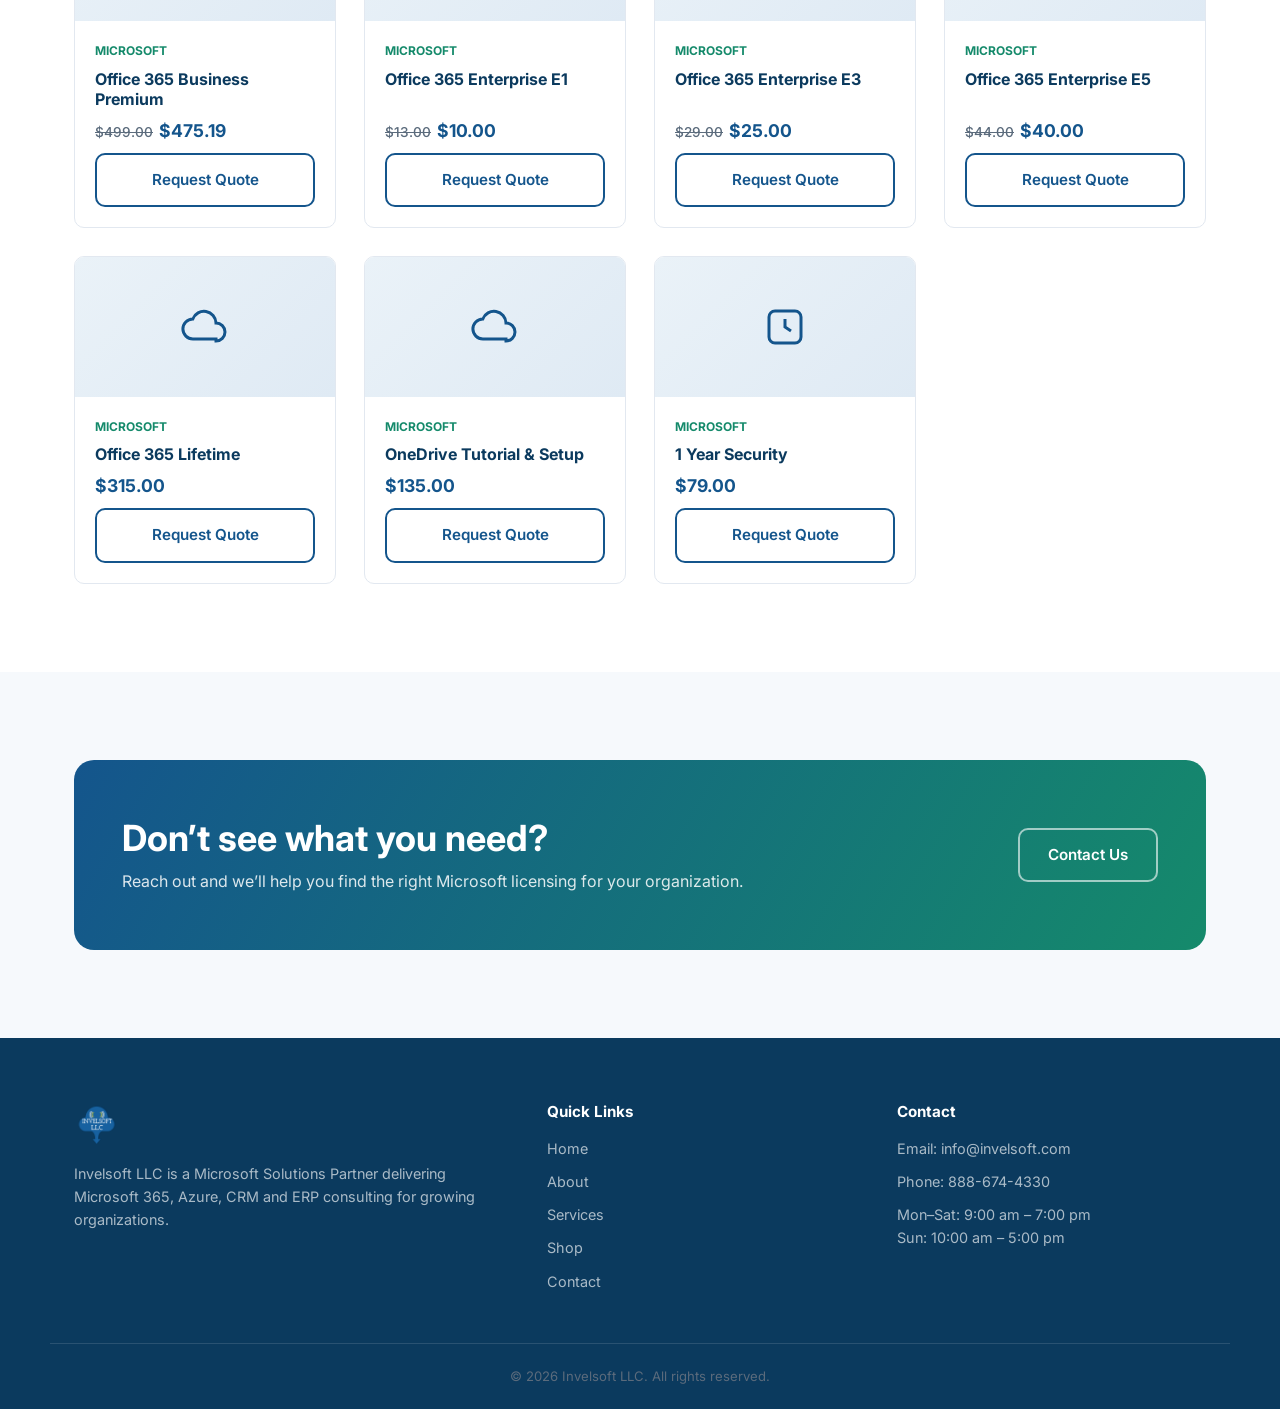
<file: shop.html>
<!DOCTYPE html>
<html lang="en">
<head>
<meta charset="UTF-8">
<meta name="viewport" content="width=device-width, initial-scale=1.0">
<title>Shop | Invelsoft LLC &mdash; Microsoft Software &amp; Licensing</title>
<meta name="description" content="Browse Microsoft software and licensing products from Invelsoft LLC and request a quote &mdash; no online checkout, direct consultation instead.">
<link rel="icon" href="assets/images/logo.png" type="image/png">
<link rel="preconnect" href="https://fonts.googleapis.com">
<link href="https://fonts.googleapis.com/css2?family=Inter:wght@400;500;600;700;800&display=swap" rel="stylesheet">
<link rel="stylesheet" href="css/style.css">
</head>
<body>

<header class="site-header">
  <div class="container header-inner">
    <a href="index.html" class="logo">
      <img src="assets/images/logo.png" alt="Invelsoft LLC logo">
      <span class="logo-text">INVELSOFT<small>LLC</small></span>
    </a>
    <nav class="main-nav" id="mainNav">
      <a href="index.html">Home</a>
      <a href="about.html">About</a>
      <a href="services.html">Services</a>
      <a href="shop.html">Shop</a>
      <a href="contact.html">Contact</a>
    </nav>
    <a href="contact.html" class="btn btn-primary header-cta">Get a Consultation</a>
    <button class="nav-toggle" id="navToggle" aria-label="Toggle menu">&#9776;</button>
  </div>
</header>

<section class="hero page-hero">
  <div class="container hero-inner">
    <span class="eyebrow">Shop</span>
    <h1>Microsoft software &amp; licensing</h1>
    <p>Browse Microsoft products we help organizations license and deploy. Pricing is quote-based &mdash; request a quote and we&rsquo;ll follow up directly.</p>
  </div>
</section>

<section class="section">
  <div class="container">

    <div class="quote-note">
      All pricing is provided via quote based on your organization&rsquo;s size and licensing needs. Click <strong>Request Quote</strong> on any product to get in touch &mdash; there is no online checkout on this site.
    </div>

    <div class="grid grid-4">

      <div class="product-card">
        <div class="product-thumb-wrap">
          <div class="product-thumb"><svg viewBox="0 0 24 24" fill="none" stroke="currentColor" stroke-width="1.5"><rect x="3" y="4" width="18" height="16" rx="2"/><path d="M3 9h18"/></svg></div>
        </div>
        <div class="product-body">
          <span class="product-category">Microsoft</span>
          <h3 class="product-title">SharePoint 2013 &mdash; 50GB Content DB</h3>
          <div class="product-price">$263.99</div>
          <a class="btn btn-outline-dark btn-block" href="contact.html?product=SharePoint%202013%20%E2%80%94%2050GB%20Content%20DB">Request Quote</a>
        </div>
      </div>

      <div class="product-card">
        <div class="product-thumb-wrap">
          <div class="product-thumb"><svg viewBox="0 0 24 24" fill="none" stroke="currentColor" stroke-width="1.5"><rect x="3" y="4" width="18" height="16" rx="2"/><path d="M3 9h18"/></svg></div>
        </div>
        <div class="product-body">
          <span class="product-category">Microsoft</span>
          <h3 class="product-title">SharePoint 2013 &mdash; 25GB Content DB</h3>
          <div class="product-price">$249.00</div>
          <a class="btn btn-outline-dark btn-block" href="contact.html?product=SharePoint%202013%20%E2%80%94%2025GB%20Content%20DB">Request Quote</a>
        </div>
      </div>

      <div class="product-card">
        <div class="product-thumb-wrap">
          <div class="product-thumb"><svg viewBox="0 0 24 24" fill="none" stroke="currentColor" stroke-width="1.5"><rect x="3" y="4" width="18" height="16" rx="2"/><path d="M3 9h18"/></svg></div>
        </div>
        <div class="product-body">
          <span class="product-category">Microsoft</span>
          <h3 class="product-title">SharePoint 2013 &mdash; 10GB Content DB</h3>
          <div class="product-price">$199.99</div>
          <a class="btn btn-outline-dark btn-block" href="contact.html?product=SharePoint%202013%20%E2%80%94%2010GB%20Content%20DB">Request Quote</a>
        </div>
      </div>

      <div class="product-card">
        <div class="product-thumb-wrap">
          <div class="product-thumb"><svg viewBox="0 0 24 24" fill="none" stroke="currentColor" stroke-width="1.5"><rect x="3" y="11" width="18" height="10" rx="2"/><path d="M7 11V7a5 5 0 0 1 10 0v4"/></svg></div>
        </div>
        <div class="product-body">
          <span class="product-category">Microsoft</span>
          <h3 class="product-title">DaaS for Microsoft Azure</h3>
          <div class="product-price">$15.50</div>
          <a class="btn btn-outline-dark btn-block" href="contact.html?product=DaaS%20for%20Microsoft%20Azure">Request Quote</a>
        </div>
      </div>

      <div class="product-card">
        <div class="product-thumb-wrap">
          <span class="product-badge">Sale</span>
          <div class="product-thumb"><svg viewBox="0 0 24 24" fill="none" stroke="currentColor" stroke-width="1.5"><path d="M17 21v-2a4 4 0 0 0-4-4H5a4 4 0 0 0-4 4v2"/><circle cx="9" cy="7" r="4"/></svg></div>
        </div>
        <div class="product-body">
          <span class="product-category">Microsoft</span>
          <h3 class="product-title">Dynamics 365 Enterprise Edition Plan</h3>
          <div class="product-price"><span class="old-price">$349.00</span>$315.00</div>
          <a class="btn btn-outline-dark btn-block" href="contact.html?product=Dynamics%20365%20Enterprise%20Edition%20Plan">Request Quote</a>
        </div>
      </div>

      <div class="product-card">
        <div class="product-thumb-wrap">
          <span class="product-badge">Sale</span>
          <div class="product-thumb"><svg viewBox="0 0 24 24" fill="none" stroke="currentColor" stroke-width="1.5"><path d="M17 21v-2a4 4 0 0 0-4-4H5a4 4 0 0 0-4 4v2"/><circle cx="9" cy="7" r="4"/></svg></div>
        </div>
        <div class="product-body">
          <span class="product-category">Microsoft</span>
          <h3 class="product-title">Dynamics 365 Business Central Essential</h3>
          <div class="product-price"><span class="old-price">$50.00</span>$45.00</div>
          <a class="btn btn-outline-dark btn-block" href="contact.html?product=Dynamics%20365%20Business%20Central%20Essential">Request Quote</a>
        </div>
      </div>

      <div class="product-card">
        <div class="product-thumb-wrap">
          <span class="product-badge">Sale</span>
          <div class="product-thumb"><svg viewBox="0 0 24 24" fill="none" stroke="currentColor" stroke-width="1.5"><path d="M17 21v-2a4 4 0 0 0-4-4H5a4 4 0 0 0-4 4v2"/><circle cx="9" cy="7" r="4"/></svg></div>
        </div>
        <div class="product-body">
          <span class="product-category">Microsoft</span>
          <h3 class="product-title">Dynamics 365 Business Central Premium</h3>
          <div class="product-price"><span class="old-price">$140.00</span>$110.00</div>
          <a class="btn btn-outline-dark btn-block" href="contact.html?product=Dynamics%20365%20Business%20Central%20Premium">Request Quote</a>
        </div>
      </div>

      <div class="product-card">
        <div class="product-thumb-wrap">
          <span class="product-badge">Sale</span>
          <div class="product-thumb"><svg viewBox="0 0 24 24" fill="none" stroke="currentColor" stroke-width="1.5"><path d="M17 21v-2a4 4 0 0 0-4-4H5a4 4 0 0 0-4 4v2"/><circle cx="9" cy="7" r="4"/></svg></div>
        </div>
        <div class="product-body">
          <span class="product-category">Microsoft</span>
          <h3 class="product-title">Dynamics 365 Customer Service, Enterprise</h3>
          <div class="product-price"><span class="old-price">$100.00</span>$95.00</div>
          <a class="btn btn-outline-dark btn-block" href="contact.html?product=Dynamics%20365%20Customer%20Service%2C%20Enterprise">Request Quote</a>
        </div>
      </div>

      <div class="product-card">
        <div class="product-thumb-wrap">
          <span class="product-badge">Sale</span>
          <div class="product-thumb"><svg viewBox="0 0 24 24" fill="none" stroke="currentColor" stroke-width="1.5"><path d="M17.5 19a4.5 4.5 0 0 0 0-9 6 6 0 0 0-11.6-2A5 5 0 0 0 6 18h11.5Z"/></svg></div>
        </div>
        <div class="product-body">
          <span class="product-category">Microsoft</span>
          <h3 class="product-title">Office 365 Business Premium</h3>
          <div class="product-price"><span class="old-price">$499.00</span>$475.19</div>
          <a class="btn btn-outline-dark btn-block" href="contact.html?product=Office%20365%20Business%20Premium">Request Quote</a>
        </div>
      </div>

      <div class="product-card">
        <div class="product-thumb-wrap">
          <span class="product-badge">Sale</span>
          <div class="product-thumb"><svg viewBox="0 0 24 24" fill="none" stroke="currentColor" stroke-width="1.5"><path d="M17.5 19a4.5 4.5 0 0 0 0-9 6 6 0 0 0-11.6-2A5 5 0 0 0 6 18h11.5Z"/></svg></div>
        </div>
        <div class="product-body">
          <span class="product-category">Microsoft</span>
          <h3 class="product-title">Office 365 Enterprise E1</h3>
          <div class="product-price"><span class="old-price">$13.00</span>$10.00</div>
          <a class="btn btn-outline-dark btn-block" href="contact.html?product=Office%20365%20Enterprise%20E1">Request Quote</a>
        </div>
      </div>

      <div class="product-card">
        <div class="product-thumb-wrap">
          <span class="product-badge">Sale</span>
          <div class="product-thumb"><svg viewBox="0 0 24 24" fill="none" stroke="currentColor" stroke-width="1.5"><path d="M17.5 19a4.5 4.5 0 0 0 0-9 6 6 0 0 0-11.6-2A5 5 0 0 0 6 18h11.5Z"/></svg></div>
        </div>
        <div class="product-body">
          <span class="product-category">Microsoft</span>
          <h3 class="product-title">Office 365 Enterprise E3</h3>
          <div class="product-price"><span class="old-price">$29.00</span>$25.00</div>
          <a class="btn btn-outline-dark btn-block" href="contact.html?product=Office%20365%20Enterprise%20E3">Request Quote</a>
        </div>
      </div>

      <div class="product-card">
        <div class="product-thumb-wrap">
          <span class="product-badge">Sale</span>
          <div class="product-thumb"><svg viewBox="0 0 24 24" fill="none" stroke="currentColor" stroke-width="1.5"><path d="M17.5 19a4.5 4.5 0 0 0 0-9 6 6 0 0 0-11.6-2A5 5 0 0 0 6 18h11.5Z"/></svg></div>
        </div>
        <div class="product-body">
          <span class="product-category">Microsoft</span>
          <h3 class="product-title">Office 365 Enterprise E5</h3>
          <div class="product-price"><span class="old-price">$44.00</span>$40.00</div>
          <a class="btn btn-outline-dark btn-block" href="contact.html?product=Office%20365%20Enterprise%20E5">Request Quote</a>
        </div>
      </div>

      <div class="product-card">
        <div class="product-thumb-wrap">
          <div class="product-thumb"><svg viewBox="0 0 24 24" fill="none" stroke="currentColor" stroke-width="1.5"><path d="M17.5 19a4.5 4.5 0 0 0 0-9 6 6 0 0 0-11.6-2A5 5 0 0 0 6 18h11.5Z"/></svg></div>
        </div>
        <div class="product-body">
          <span class="product-category">Microsoft</span>
          <h3 class="product-title">Office 365 Lifetime</h3>
          <div class="product-price">$315.00</div>
          <a class="btn btn-outline-dark btn-block" href="contact.html?product=Office%20365%20Lifetime">Request Quote</a>
        </div>
      </div>

      <div class="product-card">
        <div class="product-thumb-wrap">
          <div class="product-thumb"><svg viewBox="0 0 24 24" fill="none" stroke="currentColor" stroke-width="1.5"><path d="M17.5 19a4.5 4.5 0 0 0 0-9 6 6 0 0 0-11.6-2A5 5 0 0 0 6 18h11.5Z"/></svg></div>
        </div>
        <div class="product-body">
          <span class="product-category">Microsoft</span>
          <h3 class="product-title">OneDrive Tutorial &amp; Setup</h3>
          <div class="product-price">$135.00</div>
          <a class="btn btn-outline-dark btn-block" href="contact.html?product=OneDrive%20Tutorial%20%26%20Setup">Request Quote</a>
        </div>
      </div>

      <div class="product-card">
        <div class="product-thumb-wrap">
          <div class="product-thumb"><svg viewBox="0 0 24 24" fill="none" stroke="currentColor" stroke-width="1.5"><rect x="4" y="4" width="16" height="16" rx="3"/><path d="M12 8v4l3 2"/></svg></div>
        </div>
        <div class="product-body">
          <span class="product-category">Microsoft</span>
          <h3 class="product-title">1 Year Security</h3>
          <div class="product-price">$79.00</div>
          <a class="btn btn-outline-dark btn-block" href="contact.html?product=1%20Year%20Security">Request Quote</a>
        </div>
      </div>

    </div>
  </div>
</section>

<section class="section section-alt">
  <div class="container">
    <div class="cta-banner">
      <div>
        <h2>Don&rsquo;t see what you need?</h2>
        <p>Reach out and we&rsquo;ll help you find the right Microsoft licensing for your organization.</p>
      </div>
      <a href="contact.html" class="btn btn-outline">Contact Us</a>
    </div>
  </div>
</section>

<footer class="site-footer">
  <div class="container footer-inner">
    <div class="footer-brand">
      <img src="assets/images/logo.png" alt="Invelsoft LLC logo">
      <p>Invelsoft LLC is a Microsoft Solutions Partner delivering Microsoft 365, Azure, CRM and ERP consulting for growing organizations.</p>
    </div>
    <div class="footer-links">
      <h4>Quick Links</h4>
      <a href="index.html">Home</a>
      <a href="about.html">About</a>
      <a href="services.html">Services</a>
      <a href="shop.html">Shop</a>
      <a href="contact.html">Contact</a>
    </div>
    <div class="footer-contact">
      <h4>Contact</h4>
      <p>Email: info@invelsoft.com</p>
      <p>Phone: 888-674-4330</p>
      <p>Mon&ndash;Sat: 9:00 am &ndash; 7:00 pm<br>Sun: 10:00 am &ndash; 5:00 pm</p>
    </div>
  </div>
  <div class="footer-bottom">
    <p>&copy; 2026 Invelsoft LLC. All rights reserved.</p>
  </div>
</footer>

<script src="js/script.js"></script>
</body>
</html>
</file>
<file: css/style.css>
/* ===== Invelsoft LLC — Base Styles ===== */

:root {
  --primary: #14558c;
  --primary-dark: #0b3a5e;
  --primary-light: #eaf2f8;
  --accent: #1fae87;
  --accent-dark: #158a6b;
  --text: #1e2a38;
  --muted: #5b6b7c;
  --bg: #ffffff;
  --bg-alt: #f6f9fc;
  --border: #e2e8f0;
  --radius: 10px;
  --shadow: 0 4px 16px rgba(11, 58, 94, 0.08);
  --shadow-lg: 0 12px 32px rgba(11, 58, 94, 0.14);
  --max-width: 1180px;
}

* { box-sizing: border-box; margin: 0; padding: 0; }

html { scroll-behavior: smooth; }

body {
  font-family: 'Inter', -apple-system, BlinkMacSystemFont, 'Segoe UI', Roboto, sans-serif;
  color: var(--text);
  background: var(--bg);
  line-height: 1.6;
  -webkit-font-smoothing: antialiased;
}

img { max-width: 100%; display: block; }

a { color: inherit; text-decoration: none; }

ul { list-style: none; }

.container {
  max-width: var(--max-width);
  margin: 0 auto;
  padding: 0 24px;
}

h1, h2, h3, h4 {
  font-weight: 700;
  line-height: 1.25;
  color: var(--primary-dark);
}

h1 { font-size: clamp(2rem, 4vw, 3rem); }
h2 { font-size: clamp(1.6rem, 3vw, 2.25rem); }
h3 { font-size: 1.25rem; }

p { color: var(--muted); }

.eyebrow {
  display: inline-block;
  color: var(--accent-dark);
  background: rgba(31, 174, 135, 0.1);
  font-weight: 600;
  font-size: 0.8rem;
  letter-spacing: 0.06em;
  text-transform: uppercase;
  padding: 6px 14px;
  border-radius: 999px;
  margin-bottom: 16px;
}

.section {
  padding: 88px 0;
}

.section-alt {
  background: var(--bg-alt);
}

.section-header {
  max-width: 680px;
  margin: 0 auto 48px;
  text-align: center;
}

.section-header p { margin-top: 14px; font-size: 1.05rem; }

/* ===== Buttons ===== */

.btn {
  display: inline-flex;
  align-items: center;
  justify-content: center;
  gap: 8px;
  padding: 13px 28px;
  border-radius: var(--radius);
  font-weight: 600;
  font-size: 0.95rem;
  border: 2px solid transparent;
  cursor: pointer;
  transition: transform 0.15s ease, box-shadow 0.15s ease, background 0.15s ease, color 0.15s ease;
  white-space: nowrap;
}

.btn-primary {
  background: var(--accent);
  color: #fff;
}
.btn-primary:hover { background: var(--accent-dark); transform: translateY(-2px); box-shadow: var(--shadow); }

.btn-outline {
  background: transparent;
  border-color: rgba(255,255,255,0.6);
  color: #fff;
}
.btn-outline:hover { background: rgba(255,255,255,0.12); transform: translateY(-2px); }

.btn-outline-dark {
  background: transparent;
  border-color: var(--primary);
  color: var(--primary);
}
.btn-outline-dark:hover { background: var(--primary); color: #fff; }

.btn-block { width: 100%; }

/* ===== Header ===== */

.site-header {
  position: sticky;
  top: 0;
  z-index: 100;
  background: rgba(255, 255, 255, 0.92);
  backdrop-filter: blur(10px);
  border-bottom: 1px solid var(--border);
}

.header-inner {
  display: flex;
  align-items: center;
  gap: 24px;
  padding: 14px 24px;
}

.logo {
  display: flex;
  align-items: center;
  gap: 10px;
  margin-right: auto;
}

.logo img { width: 42px; height: 42px; }

.logo-text {
  font-weight: 800;
  font-size: 1.05rem;
  color: var(--primary-dark);
  letter-spacing: 0.01em;
}
.logo-text small {
  display: block;
  font-weight: 600;
  font-size: 0.65rem;
  color: var(--accent-dark);
  letter-spacing: 0.12em;
}

.main-nav {
  display: flex;
  gap: 32px;
}

.main-nav a {
  font-weight: 600;
  font-size: 0.95rem;
  color: var(--text);
  padding: 6px 2px;
  border-bottom: 2px solid transparent;
  transition: color 0.15s ease, border-color 0.15s ease;
}
.main-nav a:hover,
.main-nav a.active {
  color: var(--primary);
  border-color: var(--accent);
}

.header-cta { flex-shrink: 0; }

.nav-toggle {
  display: none;
  background: none;
  border: none;
  font-size: 1.5rem;
  color: var(--primary-dark);
  cursor: pointer;
}

/* ===== Hero ===== */

.hero {
  background: linear-gradient(135deg, var(--primary-dark), var(--primary) 60%, #1a76b8);
  color: #fff;
  padding: 96px 0 110px;
  position: relative;
  overflow: hidden;
}

.hero::after {
  content: "";
  position: absolute;
  right: -120px;
  top: -120px;
  width: 420px;
  height: 420px;
  border-radius: 50%;
  background: radial-gradient(circle, rgba(31,174,135,0.35), transparent 70%);
}

.hero-inner {
  position: relative;
  z-index: 1;
  max-width: 720px;
}

.hero .eyebrow {
  background: rgba(255,255,255,0.14);
  color: #fff;
}

.hero h1 { color: #fff; margin-bottom: 20px; }

.hero p {
  color: rgba(255,255,255,0.85);
  font-size: 1.1rem;
  margin-bottom: 32px;
  max-width: 600px;
}

.hero-actions {
  display: flex;
  gap: 16px;
  flex-wrap: wrap;
}

.page-hero {
  padding: 72px 0 90px;
}

.page-hero h1 { color: #fff; margin-bottom: 12px; }
.page-hero p { color: rgba(255,255,255,0.85); max-width: 640px; }

/* ===== Trust bar ===== */

.trust-bar {
  background: var(--primary-dark);
  color: #fff;
  padding: 20px 0;
}

.trust-bar .container {
  display: flex;
  align-items: center;
  justify-content: center;
  gap: 40px;
  flex-wrap: wrap;
  text-align: center;
}

.trust-bar strong {
  display: block;
  font-size: 1.15rem;
}
.trust-bar span {
  font-size: 0.8rem;
  color: rgba(255,255,255,0.7);
  text-transform: uppercase;
  letter-spacing: 0.06em;
}

/* ===== Cards / grids ===== */

.grid {
  display: grid;
  gap: 28px;
}

.grid-2 { grid-template-columns: repeat(2, 1fr); }
.grid-3 { grid-template-columns: repeat(3, 1fr); }
.grid-4 { grid-template-columns: repeat(4, 1fr); }
.grid-5 { grid-template-columns: repeat(5, 1fr); }

.card {
  background: #fff;
  border: 1px solid var(--border);
  border-radius: var(--radius);
  padding: 32px 26px;
  box-shadow: var(--shadow);
  transition: transform 0.2s ease, box-shadow 0.2s ease;
}
.card:hover { transform: translateY(-4px); box-shadow: var(--shadow-lg); }

.card-icon {
  width: 52px;
  height: 52px;
  border-radius: 12px;
  background: var(--primary-light);
  color: var(--primary);
  display: flex;
  align-items: center;
  justify-content: center;
  margin-bottom: 18px;
}
.card-icon svg { width: 26px; height: 26px; }

.card h3 { margin-bottom: 10px; }
.card p { font-size: 0.95rem; }
.card ul { margin-top: 14px; }
.card ul li {
  font-size: 0.9rem;
  color: var(--muted);
  padding-left: 20px;
  position: relative;
  margin-bottom: 8px;
}
.card ul li::before {
  content: "";
  position: absolute;
  left: 0;
  top: 8px;
  width: 8px;
  height: 8px;
  border-radius: 50%;
  background: var(--accent);
}

/* ===== Why us / benefits ===== */

.benefit {
  display: flex;
  gap: 16px;
  align-items: flex-start;
}
.benefit-num {
  flex-shrink: 0;
  width: 44px;
  height: 44px;
  border-radius: 50%;
  background: var(--primary);
  color: #fff;
  font-weight: 700;
  display: flex;
  align-items: center;
  justify-content: center;
}
.benefit h3 { font-size: 1.05rem; margin-bottom: 6px; }
.benefit p { font-size: 0.92rem; }

/* ===== CTA banner ===== */

.cta-banner {
  background: linear-gradient(120deg, var(--primary), var(--accent-dark));
  color: #fff;
  border-radius: 20px;
  padding: 56px 48px;
  display: flex;
  align-items: center;
  justify-content: space-between;
  gap: 24px;
  flex-wrap: wrap;
}
.cta-banner h2 { color: #fff; margin-bottom: 8px; }
.cta-banner p { color: rgba(255,255,255,0.85); }

/* ===== About page ===== */

.about-block {
  display: grid;
  grid-template-columns: 1fr 1fr;
  gap: 48px;
  align-items: center;
}

.stat-row {
  display: grid;
  grid-template-columns: repeat(3, 1fr);
  gap: 24px;
  margin-top: 32px;
}
.stat {
  text-align: center;
  padding: 20px;
  background: var(--bg-alt);
  border-radius: var(--radius);
}
.stat strong {
  display: block;
  font-size: 1.8rem;
  color: var(--primary);
}
.stat span { font-size: 0.85rem; color: var(--muted); }

.value-list { display: grid; gap: 18px; margin-top: 24px; }

/* ===== Services page ===== */

.service-section {
  display: grid;
  grid-template-columns: 1fr 1fr;
  gap: 56px;
  align-items: center;
  padding: 64px 0;
  border-bottom: 1px solid var(--border);
}
.service-section:last-of-type { border-bottom: none; }
.service-section.reverse { direction: rtl; }
.service-section.reverse > * { direction: ltr; }

.service-visual {
  background: var(--primary-light);
  border-radius: 20px;
  padding: 48px;
  display: flex;
  align-items: center;
  justify-content: center;
}
.service-visual svg { width: 100%; max-width: 220px; height: auto; color: var(--primary); }

.service-tag {
  display: inline-block;
  font-size: 0.78rem;
  font-weight: 700;
  color: var(--accent-dark);
  text-transform: uppercase;
  letter-spacing: 0.06em;
  margin-bottom: 12px;
}

.service-content ul { margin-top: 18px; display: grid; gap: 10px; }
.service-content ul li {
  font-size: 0.95rem;
  color: var(--text);
  padding-left: 26px;
  position: relative;
}
.service-content ul li::before {
  content: "✓";
  position: absolute;
  left: 0;
  color: var(--accent);
  font-weight: 700;
}

/* ===== Shop page ===== */

.shop-toolbar {
  display: flex;
  justify-content: space-between;
  align-items: center;
  margin-bottom: 32px;
  flex-wrap: wrap;
  gap: 12px;
}

.product-card {
  background: #fff;
  border: 1px solid var(--border);
  border-radius: var(--radius);
  overflow: hidden;
  display: flex;
  flex-direction: column;
  transition: transform 0.2s ease, box-shadow 0.2s ease;
}
.product-card:hover { transform: translateY(-4px); box-shadow: var(--shadow-lg); }

.product-thumb {
  height: 140px;
  background: linear-gradient(135deg, var(--primary-light), #dfeaf4);
  display: flex;
  align-items: center;
  justify-content: center;
  color: var(--primary);
}
.product-thumb svg { width: 48px; height: 48px; }

.product-body { padding: 20px; display: flex; flex-direction: column; gap: 8px; flex: 1; }
.product-category { font-size: 0.75rem; color: var(--accent-dark); font-weight: 700; text-transform: uppercase; }
.product-title { font-size: 1rem; font-weight: 700; color: var(--primary-dark); }
.product-price { font-size: 1.1rem; font-weight: 700; color: var(--primary); margin-top: auto; }
.product-price .old-price { font-size: 0.85rem; color: var(--muted); text-decoration: line-through; font-weight: 500; margin-right: 6px; }

.product-badge {
  position: absolute;
  margin: 12px;
  background: var(--accent);
  color: #fff;
  font-size: 0.7rem;
  font-weight: 700;
  padding: 4px 10px;
  border-radius: 999px;
  text-transform: uppercase;
}
.product-thumb-wrap { position: relative; }

.quote-note {
  background: var(--primary-light);
  border-radius: var(--radius);
  padding: 20px 24px;
  margin-bottom: 40px;
  font-size: 0.92rem;
  color: var(--primary-dark);
}

/* ===== Contact page ===== */

.contact-grid {
  display: grid;
  grid-template-columns: 1.1fr 0.9fr;
  gap: 48px;
}

.contact-info-card {
  background: var(--bg-alt);
  border-radius: var(--radius);
  padding: 32px;
  display: grid;
  gap: 24px;
  align-content: start;
}
.contact-info-item { display: flex; gap: 14px; }
.contact-info-item .icon {
  width: 42px; height: 42px; border-radius: 10px;
  background: var(--primary); color: #fff;
  display: flex; align-items: center; justify-content: center;
  flex-shrink: 0;
}
.contact-info-item .icon svg { width: 20px; height: 20px; }
.contact-info-item h4 { font-size: 0.95rem; margin-bottom: 4px; color: var(--primary-dark); }
.contact-info-item p { font-size: 0.9rem; }

.form-group { margin-bottom: 20px; }
.form-group label {
  display: block;
  font-weight: 600;
  font-size: 0.88rem;
  margin-bottom: 6px;
  color: var(--primary-dark);
}
.form-group input,
.form-group select,
.form-group textarea {
  width: 100%;
  padding: 12px 14px;
  border: 1px solid var(--border);
  border-radius: 8px;
  font-family: inherit;
  font-size: 0.95rem;
  background: #fff;
  color: var(--text);
}
.form-group input:focus,
.form-group select:focus,
.form-group textarea:focus {
  outline: none;
  border-color: var(--primary);
  box-shadow: 0 0 0 3px rgba(20, 85, 140, 0.12);
}
.form-row { display: grid; grid-template-columns: 1fr 1fr; gap: 16px; }

.form-note {
  font-size: 0.85rem;
  color: var(--muted);
  margin-top: 10px;
}

.form-success {
  display: none;
  background: rgba(31,174,135,0.12);
  color: var(--accent-dark);
  border: 1px solid rgba(31,174,135,0.3);
  padding: 14px 18px;
  border-radius: 8px;
  font-weight: 600;
  font-size: 0.9rem;
  margin-bottom: 20px;
}
.form-success.visible { display: block; }

/* ===== Footer ===== */

.site-footer {
  background: var(--primary-dark);
  color: rgba(255,255,255,0.75);
  padding-top: 64px;
}

.footer-inner {
  display: grid;
  grid-template-columns: 1.4fr 1fr 1fr;
  gap: 40px;
  padding-bottom: 40px;
  border-bottom: 1px solid rgba(255,255,255,0.12);
}

.footer-brand { display: flex; flex-direction: column; gap: 14px; }
.footer-brand img { width: 46px; height: 46px; }
.footer-brand p { color: rgba(255,255,255,0.65); font-size: 0.9rem; }

.footer-links h4,
.footer-contact h4 {
  color: #fff;
  font-size: 0.95rem;
  margin-bottom: 16px;
}
.footer-links a,
.footer-contact p {
  display: block;
  font-size: 0.9rem;
  color: rgba(255,255,255,0.65);
  margin-bottom: 10px;
}
.footer-links a:hover { color: var(--accent); }

.footer-bottom {
  text-align: center;
  padding: 22px 0;
  font-size: 0.82rem;
  color: rgba(255,255,255,0.5);
}

/* ===== Responsive ===== */

@media (max-width: 960px) {
  .grid-4, .grid-5 { grid-template-columns: repeat(2, 1fr); }
  .grid-3 { grid-template-columns: repeat(2, 1fr); }
  .about-block,
  .contact-grid,
  .service-section,
  .service-section.reverse {
    grid-template-columns: 1fr;
    direction: ltr;
  }
  .footer-inner { grid-template-columns: 1fr 1fr; }
}

@media (max-width: 720px) {
  .main-nav {
    position: absolute;
    top: 100%;
    left: 0;
    right: 0;
    background: #fff;
    flex-direction: column;
    padding: 20px 24px;
    gap: 16px;
    border-bottom: 1px solid var(--border);
    display: none;
  }
  .main-nav.open { display: flex; }
  .nav-toggle { display: block; }
  .header-cta { display: none; }
  .grid-2, .grid-3, .grid-4, .grid-5 { grid-template-columns: 1fr; }
  .footer-inner { grid-template-columns: 1fr; }
  .cta-banner { flex-direction: column; text-align: center; }
  .form-row { grid-template-columns: 1fr; }
  .stat-row { grid-template-columns: 1fr; }
}
</file>
